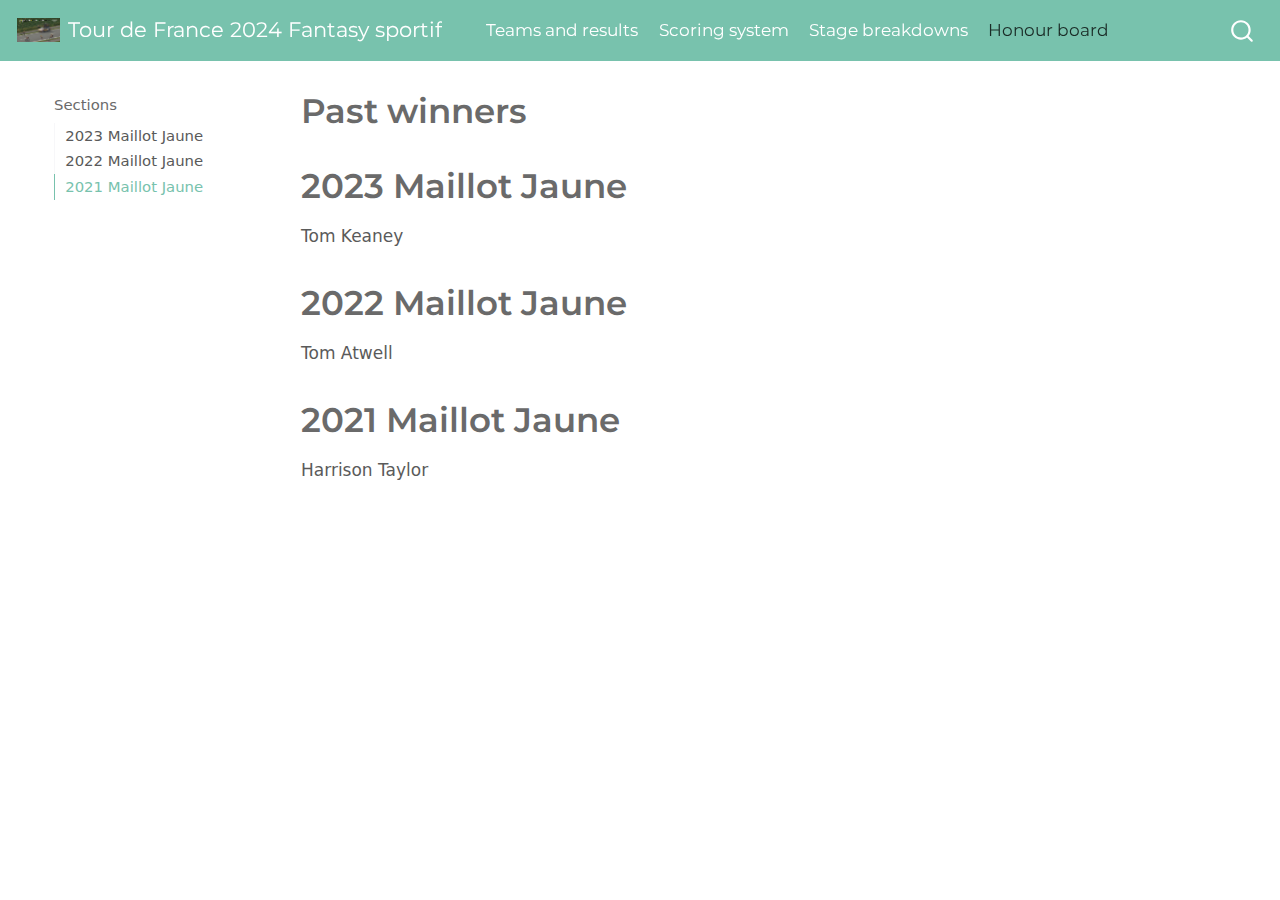
<file: docs/Honour_board.html>
<!DOCTYPE html>
<html xmlns="http://www.w3.org/1999/xhtml" lang="en" xml:lang="en"><head>

<meta charset="utf-8">
<meta name="generator" content="quarto-1.3.353">

<meta name="viewport" content="width=device-width, initial-scale=1.0, user-scalable=yes">


<title>Tour de France 2024 Fantasy sportif - Past winners</title>
<style>
code{white-space: pre-wrap;}
span.smallcaps{font-variant: small-caps;}
div.columns{display: flex; gap: min(4vw, 1.5em);}
div.column{flex: auto; overflow-x: auto;}
div.hanging-indent{margin-left: 1.5em; text-indent: -1.5em;}
ul.task-list{list-style: none;}
ul.task-list li input[type="checkbox"] {
  width: 0.8em;
  margin: 0 0.8em 0.2em -1em; /* quarto-specific, see https://github.com/quarto-dev/quarto-cli/issues/4556 */ 
  vertical-align: middle;
}
</style>


<script src="site_libs/quarto-nav/quarto-nav.js"></script>
<script src="site_libs/quarto-nav/headroom.min.js"></script>
<script src="site_libs/clipboard/clipboard.min.js"></script>
<script src="site_libs/quarto-search/autocomplete.umd.js"></script>
<script src="site_libs/quarto-search/fuse.min.js"></script>
<script src="site_libs/quarto-search/quarto-search.js"></script>
<meta name="quarto:offset" content="./">
<script src="site_libs/quarto-html/quarto.js"></script>
<script src="site_libs/quarto-html/popper.min.js"></script>
<script src="site_libs/quarto-html/tippy.umd.min.js"></script>
<script src="site_libs/quarto-html/anchor.min.js"></script>
<link href="site_libs/quarto-html/tippy.css" rel="stylesheet">
<link href="site_libs/quarto-html/quarto-syntax-highlighting.css" rel="stylesheet" id="quarto-text-highlighting-styles">
<script src="site_libs/bootstrap/bootstrap.min.js"></script>
<link href="site_libs/bootstrap/bootstrap-icons.css" rel="stylesheet">
<link href="site_libs/bootstrap/bootstrap.min.css" rel="stylesheet" id="quarto-bootstrap" data-mode="light">
<script id="quarto-search-options" type="application/json">{
  "location": "navbar",
  "copy-button": false,
  "collapse-after": 3,
  "panel-placement": "end",
  "type": "overlay",
  "limit": 20,
  "language": {
    "search-no-results-text": "No results",
    "search-matching-documents-text": "matching documents",
    "search-copy-link-title": "Copy link to search",
    "search-hide-matches-text": "Hide additional matches",
    "search-more-match-text": "more match in this document",
    "search-more-matches-text": "more matches in this document",
    "search-clear-button-title": "Clear",
    "search-detached-cancel-button-title": "Cancel",
    "search-submit-button-title": "Submit"
  }
}</script>
<style>html{ scroll-behavior: smooth; }</style>


</head>

<body class="floating nav-fixed">

<div id="quarto-search-results"></div>
  <header id="quarto-header" class="headroom fixed-top">
    <nav class="navbar navbar-expand-lg navbar-dark ">
      <div class="navbar-container container-fluid">
      <div class="navbar-brand-container">
    <a href="./index.html" class="navbar-brand navbar-brand-logo">
    <img src="./profiles/jumbo_chaos.jpg" alt="" class="navbar-logo">
    </a>
    <a class="navbar-brand" href="./index.html">
    <span class="navbar-title">Tour de France 2024 Fantasy sportif</span>
    </a>
  </div>
            <div id="quarto-search" class="" title="Search"></div>
          <button class="navbar-toggler" type="button" data-bs-toggle="collapse" data-bs-target="#navbarCollapse" aria-controls="navbarCollapse" aria-expanded="false" aria-label="Toggle navigation" onclick="if (window.quartoToggleHeadroom) { window.quartoToggleHeadroom(); }">
  <span class="navbar-toggler-icon"></span>
</button>
          <div class="collapse navbar-collapse" id="navbarCollapse">
            <ul class="navbar-nav navbar-nav-scroll me-auto">
  <li class="nav-item">
    <a class="nav-link" href="./Standings.html" rel="" target="">
 <span class="menu-text">Teams and results</span></a>
  </li>  
  <li class="nav-item">
    <a class="nav-link" href="./Scoring.html" rel="" target="">
 <span class="menu-text">Scoring system</span></a>
  </li>  
  <li class="nav-item">
    <a class="nav-link" href="./Stages.html" rel="" target="">
 <span class="menu-text">Stage breakdowns</span></a>
  </li>  
  <li class="nav-item">
    <a class="nav-link active" href="./Honour_board.html" rel="" target="" aria-current="page">
 <span class="menu-text">Honour board</span></a>
  </li>  
</ul>
            <div class="quarto-navbar-tools ms-auto">
</div>
          </div> <!-- /navcollapse -->
      </div> <!-- /container-fluid -->
    </nav>
</header>
<!-- content -->
<div id="quarto-content" class="quarto-container page-columns page-rows-contents page-layout-article page-navbar">
<!-- sidebar -->
  <nav id="quarto-sidebar" class="sidebar collapse collapse-horizontal sidebar-navigation floating overflow-auto">
    <nav id="TOC" role="doc-toc" class="toc-active">
    <h2 id="toc-title">Sections</h2>
   
  <ul>
  <li><a href="#maillot-jaune" id="toc-maillot-jaune" class="nav-link active" data-scroll-target="#maillot-jaune">2023 Maillot Jaune</a></li>
  <li><a href="#maillot-jaune-1" id="toc-maillot-jaune-1" class="nav-link" data-scroll-target="#maillot-jaune-1">2022 Maillot Jaune</a></li>
  <li><a href="#maillot-jaune-2" id="toc-maillot-jaune-2" class="nav-link" data-scroll-target="#maillot-jaune-2">2021 Maillot Jaune</a></li>
  </ul>
</nav>
</nav>
<div id="quarto-sidebar-glass" data-bs-toggle="collapse" data-bs-target="#quarto-sidebar,#quarto-sidebar-glass"></div>
<!-- margin-sidebar -->
    <div id="quarto-margin-sidebar" class="sidebar margin-sidebar">
    </div>
<!-- main -->
<main class="content" id="quarto-document-content">

<header id="title-block-header" class="quarto-title-block default">
<div class="quarto-title">
<h1 class="title">Past winners</h1>
</div>



<div class="quarto-title-meta">

    
  
    
  </div>
  

</header>

<section id="maillot-jaune" class="level1">
<h1>2023 Maillot Jaune</h1>
<p>Tom Keaney</p>
</section>
<section id="maillot-jaune-1" class="level1">
<h1>2022 Maillot Jaune</h1>
<p>Tom Atwell</p>
</section>
<section id="maillot-jaune-2" class="level1">
<h1>2021 Maillot Jaune</h1>
<p>Harrison Taylor</p>


</section>

</main> <!-- /main -->
<script id="quarto-html-after-body" type="application/javascript">
window.document.addEventListener("DOMContentLoaded", function (event) {
  const toggleBodyColorMode = (bsSheetEl) => {
    const mode = bsSheetEl.getAttribute("data-mode");
    const bodyEl = window.document.querySelector("body");
    if (mode === "dark") {
      bodyEl.classList.add("quarto-dark");
      bodyEl.classList.remove("quarto-light");
    } else {
      bodyEl.classList.add("quarto-light");
      bodyEl.classList.remove("quarto-dark");
    }
  }
  const toggleBodyColorPrimary = () => {
    const bsSheetEl = window.document.querySelector("link#quarto-bootstrap");
    if (bsSheetEl) {
      toggleBodyColorMode(bsSheetEl);
    }
  }
  toggleBodyColorPrimary();  
  const icon = "";
  const anchorJS = new window.AnchorJS();
  anchorJS.options = {
    placement: 'right',
    icon: icon
  };
  anchorJS.add('.anchored');
  const isCodeAnnotation = (el) => {
    for (const clz of el.classList) {
      if (clz.startsWith('code-annotation-')) {                     
        return true;
      }
    }
    return false;
  }
  const clipboard = new window.ClipboardJS('.code-copy-button', {
    text: function(trigger) {
      const codeEl = trigger.previousElementSibling.cloneNode(true);
      for (const childEl of codeEl.children) {
        if (isCodeAnnotation(childEl)) {
          childEl.remove();
        }
      }
      return codeEl.innerText;
    }
  });
  clipboard.on('success', function(e) {
    // button target
    const button = e.trigger;
    // don't keep focus
    button.blur();
    // flash "checked"
    button.classList.add('code-copy-button-checked');
    var currentTitle = button.getAttribute("title");
    button.setAttribute("title", "Copied!");
    let tooltip;
    if (window.bootstrap) {
      button.setAttribute("data-bs-toggle", "tooltip");
      button.setAttribute("data-bs-placement", "left");
      button.setAttribute("data-bs-title", "Copied!");
      tooltip = new bootstrap.Tooltip(button, 
        { trigger: "manual", 
          customClass: "code-copy-button-tooltip",
          offset: [0, -8]});
      tooltip.show();    
    }
    setTimeout(function() {
      if (tooltip) {
        tooltip.hide();
        button.removeAttribute("data-bs-title");
        button.removeAttribute("data-bs-toggle");
        button.removeAttribute("data-bs-placement");
      }
      button.setAttribute("title", currentTitle);
      button.classList.remove('code-copy-button-checked');
    }, 1000);
    // clear code selection
    e.clearSelection();
  });
  function tippyHover(el, contentFn) {
    const config = {
      allowHTML: true,
      content: contentFn,
      maxWidth: 500,
      delay: 100,
      arrow: false,
      appendTo: function(el) {
          return el.parentElement;
      },
      interactive: true,
      interactiveBorder: 10,
      theme: 'quarto',
      placement: 'bottom-start'
    };
    window.tippy(el, config); 
  }
  const noterefs = window.document.querySelectorAll('a[role="doc-noteref"]');
  for (var i=0; i<noterefs.length; i++) {
    const ref = noterefs[i];
    tippyHover(ref, function() {
      // use id or data attribute instead here
      let href = ref.getAttribute('data-footnote-href') || ref.getAttribute('href');
      try { href = new URL(href).hash; } catch {}
      const id = href.replace(/^#\/?/, "");
      const note = window.document.getElementById(id);
      return note.innerHTML;
    });
  }
      let selectedAnnoteEl;
      const selectorForAnnotation = ( cell, annotation) => {
        let cellAttr = 'data-code-cell="' + cell + '"';
        let lineAttr = 'data-code-annotation="' +  annotation + '"';
        const selector = 'span[' + cellAttr + '][' + lineAttr + ']';
        return selector;
      }
      const selectCodeLines = (annoteEl) => {
        const doc = window.document;
        const targetCell = annoteEl.getAttribute("data-target-cell");
        const targetAnnotation = annoteEl.getAttribute("data-target-annotation");
        const annoteSpan = window.document.querySelector(selectorForAnnotation(targetCell, targetAnnotation));
        const lines = annoteSpan.getAttribute("data-code-lines").split(",");
        const lineIds = lines.map((line) => {
          return targetCell + "-" + line;
        })
        let top = null;
        let height = null;
        let parent = null;
        if (lineIds.length > 0) {
            //compute the position of the single el (top and bottom and make a div)
            const el = window.document.getElementById(lineIds[0]);
            top = el.offsetTop;
            height = el.offsetHeight;
            parent = el.parentElement.parentElement;
          if (lineIds.length > 1) {
            const lastEl = window.document.getElementById(lineIds[lineIds.length - 1]);
            const bottom = lastEl.offsetTop + lastEl.offsetHeight;
            height = bottom - top;
          }
          if (top !== null && height !== null && parent !== null) {
            // cook up a div (if necessary) and position it 
            let div = window.document.getElementById("code-annotation-line-highlight");
            if (div === null) {
              div = window.document.createElement("div");
              div.setAttribute("id", "code-annotation-line-highlight");
              div.style.position = 'absolute';
              parent.appendChild(div);
            }
            div.style.top = top - 2 + "px";
            div.style.height = height + 4 + "px";
            let gutterDiv = window.document.getElementById("code-annotation-line-highlight-gutter");
            if (gutterDiv === null) {
              gutterDiv = window.document.createElement("div");
              gutterDiv.setAttribute("id", "code-annotation-line-highlight-gutter");
              gutterDiv.style.position = 'absolute';
              const codeCell = window.document.getElementById(targetCell);
              const gutter = codeCell.querySelector('.code-annotation-gutter');
              gutter.appendChild(gutterDiv);
            }
            gutterDiv.style.top = top - 2 + "px";
            gutterDiv.style.height = height + 4 + "px";
          }
          selectedAnnoteEl = annoteEl;
        }
      };
      const unselectCodeLines = () => {
        const elementsIds = ["code-annotation-line-highlight", "code-annotation-line-highlight-gutter"];
        elementsIds.forEach((elId) => {
          const div = window.document.getElementById(elId);
          if (div) {
            div.remove();
          }
        });
        selectedAnnoteEl = undefined;
      };
      // Attach click handler to the DT
      const annoteDls = window.document.querySelectorAll('dt[data-target-cell]');
      for (const annoteDlNode of annoteDls) {
        annoteDlNode.addEventListener('click', (event) => {
          const clickedEl = event.target;
          if (clickedEl !== selectedAnnoteEl) {
            unselectCodeLines();
            const activeEl = window.document.querySelector('dt[data-target-cell].code-annotation-active');
            if (activeEl) {
              activeEl.classList.remove('code-annotation-active');
            }
            selectCodeLines(clickedEl);
            clickedEl.classList.add('code-annotation-active');
          } else {
            // Unselect the line
            unselectCodeLines();
            clickedEl.classList.remove('code-annotation-active');
          }
        });
      }
  const findCites = (el) => {
    const parentEl = el.parentElement;
    if (parentEl) {
      const cites = parentEl.dataset.cites;
      if (cites) {
        return {
          el,
          cites: cites.split(' ')
        };
      } else {
        return findCites(el.parentElement)
      }
    } else {
      return undefined;
    }
  };
  var bibliorefs = window.document.querySelectorAll('a[role="doc-biblioref"]');
  for (var i=0; i<bibliorefs.length; i++) {
    const ref = bibliorefs[i];
    const citeInfo = findCites(ref);
    if (citeInfo) {
      tippyHover(citeInfo.el, function() {
        var popup = window.document.createElement('div');
        citeInfo.cites.forEach(function(cite) {
          var citeDiv = window.document.createElement('div');
          citeDiv.classList.add('hanging-indent');
          citeDiv.classList.add('csl-entry');
          var biblioDiv = window.document.getElementById('ref-' + cite);
          if (biblioDiv) {
            citeDiv.innerHTML = biblioDiv.innerHTML;
          }
          popup.appendChild(citeDiv);
        });
        return popup.innerHTML;
      });
    }
  }
});
</script>
</div> <!-- /content -->



<script src="site_libs/quarto-html/zenscroll-min.js"></script>
</body></html>
</file>
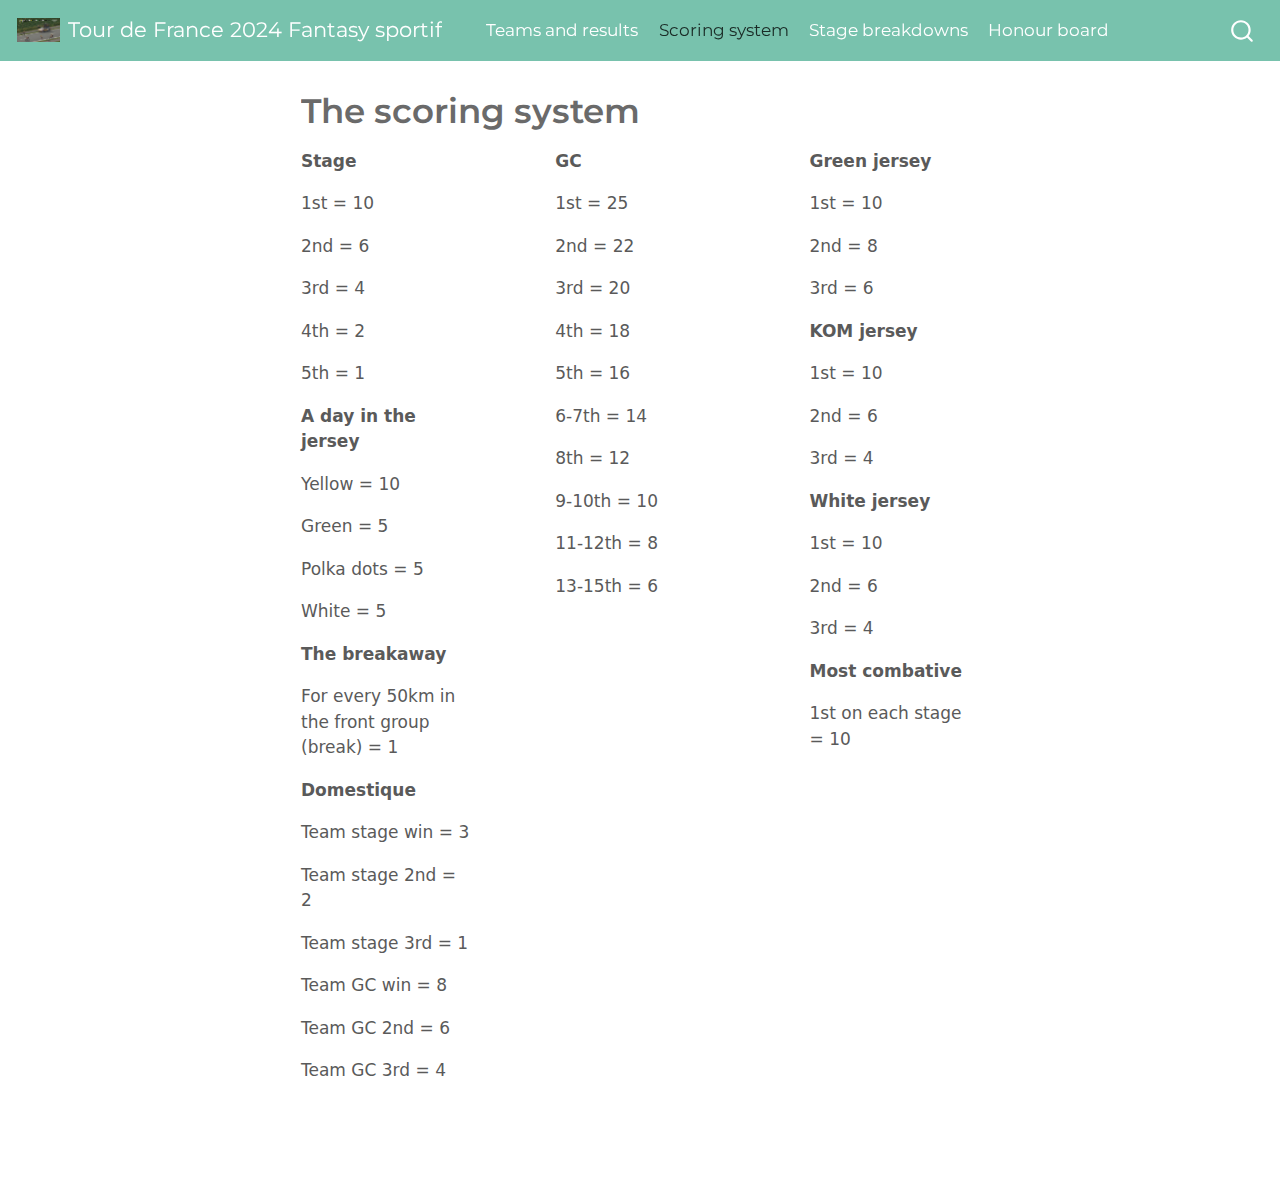
<file: docs/Scoring.html>
<!DOCTYPE html>
<html xmlns="http://www.w3.org/1999/xhtml" lang="en" xml:lang="en"><head>

<meta charset="utf-8">
<meta name="generator" content="quarto-1.3.353">

<meta name="viewport" content="width=device-width, initial-scale=1.0, user-scalable=yes">


<title>Tour de France 2024 Fantasy sportif - The scoring system</title>
<style>
code{white-space: pre-wrap;}
span.smallcaps{font-variant: small-caps;}
div.columns{display: flex; gap: min(4vw, 1.5em);}
div.column{flex: auto; overflow-x: auto;}
div.hanging-indent{margin-left: 1.5em; text-indent: -1.5em;}
ul.task-list{list-style: none;}
ul.task-list li input[type="checkbox"] {
  width: 0.8em;
  margin: 0 0.8em 0.2em -1em; /* quarto-specific, see https://github.com/quarto-dev/quarto-cli/issues/4556 */ 
  vertical-align: middle;
}
</style>


<script src="site_libs/quarto-nav/quarto-nav.js"></script>
<script src="site_libs/quarto-nav/headroom.min.js"></script>
<script src="site_libs/clipboard/clipboard.min.js"></script>
<script src="site_libs/quarto-search/autocomplete.umd.js"></script>
<script src="site_libs/quarto-search/fuse.min.js"></script>
<script src="site_libs/quarto-search/quarto-search.js"></script>
<meta name="quarto:offset" content="./">
<script src="site_libs/quarto-html/quarto.js"></script>
<script src="site_libs/quarto-html/popper.min.js"></script>
<script src="site_libs/quarto-html/tippy.umd.min.js"></script>
<script src="site_libs/quarto-html/anchor.min.js"></script>
<link href="site_libs/quarto-html/tippy.css" rel="stylesheet">
<link href="site_libs/quarto-html/quarto-syntax-highlighting.css" rel="stylesheet" id="quarto-text-highlighting-styles">
<script src="site_libs/bootstrap/bootstrap.min.js"></script>
<link href="site_libs/bootstrap/bootstrap-icons.css" rel="stylesheet">
<link href="site_libs/bootstrap/bootstrap.min.css" rel="stylesheet" id="quarto-bootstrap" data-mode="light">
<script id="quarto-search-options" type="application/json">{
  "location": "navbar",
  "copy-button": false,
  "collapse-after": 3,
  "panel-placement": "end",
  "type": "overlay",
  "limit": 20,
  "language": {
    "search-no-results-text": "No results",
    "search-matching-documents-text": "matching documents",
    "search-copy-link-title": "Copy link to search",
    "search-hide-matches-text": "Hide additional matches",
    "search-more-match-text": "more match in this document",
    "search-more-matches-text": "more matches in this document",
    "search-clear-button-title": "Clear",
    "search-detached-cancel-button-title": "Cancel",
    "search-submit-button-title": "Submit"
  }
}</script>
<style>html{ scroll-behavior: smooth; }</style>


</head>

<body class="floating nav-fixed">

<div id="quarto-search-results"></div>
  <header id="quarto-header" class="headroom fixed-top">
    <nav class="navbar navbar-expand-lg navbar-dark ">
      <div class="navbar-container container-fluid">
      <div class="navbar-brand-container">
    <a href="./index.html" class="navbar-brand navbar-brand-logo">
    <img src="./profiles/jumbo_chaos.jpg" alt="" class="navbar-logo">
    </a>
    <a class="navbar-brand" href="./index.html">
    <span class="navbar-title">Tour de France 2024 Fantasy sportif</span>
    </a>
  </div>
            <div id="quarto-search" class="" title="Search"></div>
          <button class="navbar-toggler" type="button" data-bs-toggle="collapse" data-bs-target="#navbarCollapse" aria-controls="navbarCollapse" aria-expanded="false" aria-label="Toggle navigation" onclick="if (window.quartoToggleHeadroom) { window.quartoToggleHeadroom(); }">
  <span class="navbar-toggler-icon"></span>
</button>
          <div class="collapse navbar-collapse" id="navbarCollapse">
            <ul class="navbar-nav navbar-nav-scroll me-auto">
  <li class="nav-item">
    <a class="nav-link" href="./Standings.html" rel="" target="">
 <span class="menu-text">Teams and results</span></a>
  </li>  
  <li class="nav-item">
    <a class="nav-link active" href="./Scoring.html" rel="" target="" aria-current="page">
 <span class="menu-text">Scoring system</span></a>
  </li>  
  <li class="nav-item">
    <a class="nav-link" href="./Stages.html" rel="" target="">
 <span class="menu-text">Stage breakdowns</span></a>
  </li>  
  <li class="nav-item">
    <a class="nav-link" href="./Honour_board.html" rel="" target="">
 <span class="menu-text">Honour board</span></a>
  </li>  
</ul>
            <div class="quarto-navbar-tools ms-auto">
</div>
          </div> <!-- /navcollapse -->
      </div> <!-- /container-fluid -->
    </nav>
</header>
<!-- content -->
<div id="quarto-content" class="quarto-container page-columns page-rows-contents page-layout-article page-navbar">
<!-- sidebar -->
  <nav id="quarto-sidebar" class="sidebar collapse collapse-horizontal sidebar-navigation floating overflow-auto">
    
</nav>
<div id="quarto-sidebar-glass" data-bs-toggle="collapse" data-bs-target="#quarto-sidebar,#quarto-sidebar-glass"></div>
<!-- margin-sidebar -->
    <div id="quarto-margin-sidebar" class="sidebar margin-sidebar">
    </div>
<!-- main -->
<main class="content" id="quarto-document-content">

<header id="title-block-header" class="quarto-title-block default">
<div class="quarto-title">
<h1 class="title">The scoring system</h1>
</div>



<div class="quarto-title-meta">

    
  
    
  </div>
  

</header>

<div class="columns">
<div class="column" style="width:25%;">
<p><strong>Stage</strong></p>
<p>1st = 10</p>
<p>2nd = 6</p>
<p>3rd = 4</p>
<p>4th = 2</p>
<p>5th = 1</p>
<p><strong>A day in the jersey</strong></p>
<p>Yellow = 10</p>
<p>Green = 5</p>
<p>Polka dots = 5</p>
<p>White = 5</p>
<p><strong>The breakaway</strong></p>
<p>For every 50km in the front group (break) = 1</p>
<p><strong>Domestique</strong></p>
<p>Team stage win = 3</p>
<p>Team stage 2nd = 2</p>
<p>Team stage 3rd = 1</p>
<p>Team GC win = 8</p>
<p>Team GC 2nd = 6</p>
<p>Team GC 3rd = 4</p>
</div><div class="column" style="width:12.5%;">
<!-- empty column to create gap -->
</div><div class="column" style="width:25%;">
<p><strong>GC</strong></p>
<p>1st = 25</p>
<p>2nd = 22</p>
<p>3rd = 20</p>
<p>4th = 18</p>
<p>5th = 16</p>
<p>6-7th = 14</p>
<p>8th = 12</p>
<p>9-10th = 10</p>
<p>11-12th = 8</p>
<p>13-15th = 6</p>
</div><div class="column" style="width:12.5%;">
<!-- empty column to create gap -->
</div><div class="column" style="width:25%;">
<p><strong>Green jersey</strong></p>
<p>1st = 10</p>
<p>2nd = 8</p>
<p>3rd = 6</p>
<p><strong>KOM jersey</strong></p>
<p>1st = 10</p>
<p>2nd = 6</p>
<p>3rd = 4</p>
<p><strong>White jersey</strong></p>
<p>1st = 10</p>
<p>2nd = 6</p>
<p>3rd = 4</p>
<p><strong>Most combative</strong></p>
<p>1st on each stage = 10</p>
</div>
</div>



</main> <!-- /main -->
<script id="quarto-html-after-body" type="application/javascript">
window.document.addEventListener("DOMContentLoaded", function (event) {
  const toggleBodyColorMode = (bsSheetEl) => {
    const mode = bsSheetEl.getAttribute("data-mode");
    const bodyEl = window.document.querySelector("body");
    if (mode === "dark") {
      bodyEl.classList.add("quarto-dark");
      bodyEl.classList.remove("quarto-light");
    } else {
      bodyEl.classList.add("quarto-light");
      bodyEl.classList.remove("quarto-dark");
    }
  }
  const toggleBodyColorPrimary = () => {
    const bsSheetEl = window.document.querySelector("link#quarto-bootstrap");
    if (bsSheetEl) {
      toggleBodyColorMode(bsSheetEl);
    }
  }
  toggleBodyColorPrimary();  
  const icon = "";
  const anchorJS = new window.AnchorJS();
  anchorJS.options = {
    placement: 'right',
    icon: icon
  };
  anchorJS.add('.anchored');
  const isCodeAnnotation = (el) => {
    for (const clz of el.classList) {
      if (clz.startsWith('code-annotation-')) {                     
        return true;
      }
    }
    return false;
  }
  const clipboard = new window.ClipboardJS('.code-copy-button', {
    text: function(trigger) {
      const codeEl = trigger.previousElementSibling.cloneNode(true);
      for (const childEl of codeEl.children) {
        if (isCodeAnnotation(childEl)) {
          childEl.remove();
        }
      }
      return codeEl.innerText;
    }
  });
  clipboard.on('success', function(e) {
    // button target
    const button = e.trigger;
    // don't keep focus
    button.blur();
    // flash "checked"
    button.classList.add('code-copy-button-checked');
    var currentTitle = button.getAttribute("title");
    button.setAttribute("title", "Copied!");
    let tooltip;
    if (window.bootstrap) {
      button.setAttribute("data-bs-toggle", "tooltip");
      button.setAttribute("data-bs-placement", "left");
      button.setAttribute("data-bs-title", "Copied!");
      tooltip = new bootstrap.Tooltip(button, 
        { trigger: "manual", 
          customClass: "code-copy-button-tooltip",
          offset: [0, -8]});
      tooltip.show();    
    }
    setTimeout(function() {
      if (tooltip) {
        tooltip.hide();
        button.removeAttribute("data-bs-title");
        button.removeAttribute("data-bs-toggle");
        button.removeAttribute("data-bs-placement");
      }
      button.setAttribute("title", currentTitle);
      button.classList.remove('code-copy-button-checked');
    }, 1000);
    // clear code selection
    e.clearSelection();
  });
  function tippyHover(el, contentFn) {
    const config = {
      allowHTML: true,
      content: contentFn,
      maxWidth: 500,
      delay: 100,
      arrow: false,
      appendTo: function(el) {
          return el.parentElement;
      },
      interactive: true,
      interactiveBorder: 10,
      theme: 'quarto',
      placement: 'bottom-start'
    };
    window.tippy(el, config); 
  }
  const noterefs = window.document.querySelectorAll('a[role="doc-noteref"]');
  for (var i=0; i<noterefs.length; i++) {
    const ref = noterefs[i];
    tippyHover(ref, function() {
      // use id or data attribute instead here
      let href = ref.getAttribute('data-footnote-href') || ref.getAttribute('href');
      try { href = new URL(href).hash; } catch {}
      const id = href.replace(/^#\/?/, "");
      const note = window.document.getElementById(id);
      return note.innerHTML;
    });
  }
      let selectedAnnoteEl;
      const selectorForAnnotation = ( cell, annotation) => {
        let cellAttr = 'data-code-cell="' + cell + '"';
        let lineAttr = 'data-code-annotation="' +  annotation + '"';
        const selector = 'span[' + cellAttr + '][' + lineAttr + ']';
        return selector;
      }
      const selectCodeLines = (annoteEl) => {
        const doc = window.document;
        const targetCell = annoteEl.getAttribute("data-target-cell");
        const targetAnnotation = annoteEl.getAttribute("data-target-annotation");
        const annoteSpan = window.document.querySelector(selectorForAnnotation(targetCell, targetAnnotation));
        const lines = annoteSpan.getAttribute("data-code-lines").split(",");
        const lineIds = lines.map((line) => {
          return targetCell + "-" + line;
        })
        let top = null;
        let height = null;
        let parent = null;
        if (lineIds.length > 0) {
            //compute the position of the single el (top and bottom and make a div)
            const el = window.document.getElementById(lineIds[0]);
            top = el.offsetTop;
            height = el.offsetHeight;
            parent = el.parentElement.parentElement;
          if (lineIds.length > 1) {
            const lastEl = window.document.getElementById(lineIds[lineIds.length - 1]);
            const bottom = lastEl.offsetTop + lastEl.offsetHeight;
            height = bottom - top;
          }
          if (top !== null && height !== null && parent !== null) {
            // cook up a div (if necessary) and position it 
            let div = window.document.getElementById("code-annotation-line-highlight");
            if (div === null) {
              div = window.document.createElement("div");
              div.setAttribute("id", "code-annotation-line-highlight");
              div.style.position = 'absolute';
              parent.appendChild(div);
            }
            div.style.top = top - 2 + "px";
            div.style.height = height + 4 + "px";
            let gutterDiv = window.document.getElementById("code-annotation-line-highlight-gutter");
            if (gutterDiv === null) {
              gutterDiv = window.document.createElement("div");
              gutterDiv.setAttribute("id", "code-annotation-line-highlight-gutter");
              gutterDiv.style.position = 'absolute';
              const codeCell = window.document.getElementById(targetCell);
              const gutter = codeCell.querySelector('.code-annotation-gutter');
              gutter.appendChild(gutterDiv);
            }
            gutterDiv.style.top = top - 2 + "px";
            gutterDiv.style.height = height + 4 + "px";
          }
          selectedAnnoteEl = annoteEl;
        }
      };
      const unselectCodeLines = () => {
        const elementsIds = ["code-annotation-line-highlight", "code-annotation-line-highlight-gutter"];
        elementsIds.forEach((elId) => {
          const div = window.document.getElementById(elId);
          if (div) {
            div.remove();
          }
        });
        selectedAnnoteEl = undefined;
      };
      // Attach click handler to the DT
      const annoteDls = window.document.querySelectorAll('dt[data-target-cell]');
      for (const annoteDlNode of annoteDls) {
        annoteDlNode.addEventListener('click', (event) => {
          const clickedEl = event.target;
          if (clickedEl !== selectedAnnoteEl) {
            unselectCodeLines();
            const activeEl = window.document.querySelector('dt[data-target-cell].code-annotation-active');
            if (activeEl) {
              activeEl.classList.remove('code-annotation-active');
            }
            selectCodeLines(clickedEl);
            clickedEl.classList.add('code-annotation-active');
          } else {
            // Unselect the line
            unselectCodeLines();
            clickedEl.classList.remove('code-annotation-active');
          }
        });
      }
  const findCites = (el) => {
    const parentEl = el.parentElement;
    if (parentEl) {
      const cites = parentEl.dataset.cites;
      if (cites) {
        return {
          el,
          cites: cites.split(' ')
        };
      } else {
        return findCites(el.parentElement)
      }
    } else {
      return undefined;
    }
  };
  var bibliorefs = window.document.querySelectorAll('a[role="doc-biblioref"]');
  for (var i=0; i<bibliorefs.length; i++) {
    const ref = bibliorefs[i];
    const citeInfo = findCites(ref);
    if (citeInfo) {
      tippyHover(citeInfo.el, function() {
        var popup = window.document.createElement('div');
        citeInfo.cites.forEach(function(cite) {
          var citeDiv = window.document.createElement('div');
          citeDiv.classList.add('hanging-indent');
          citeDiv.classList.add('csl-entry');
          var biblioDiv = window.document.getElementById('ref-' + cite);
          if (biblioDiv) {
            citeDiv.innerHTML = biblioDiv.innerHTML;
          }
          popup.appendChild(citeDiv);
        });
        return popup.innerHTML;
      });
    }
  }
});
</script>
</div> <!-- /content -->



<script src="site_libs/quarto-html/zenscroll-min.js"></script>
</body></html>
</file>
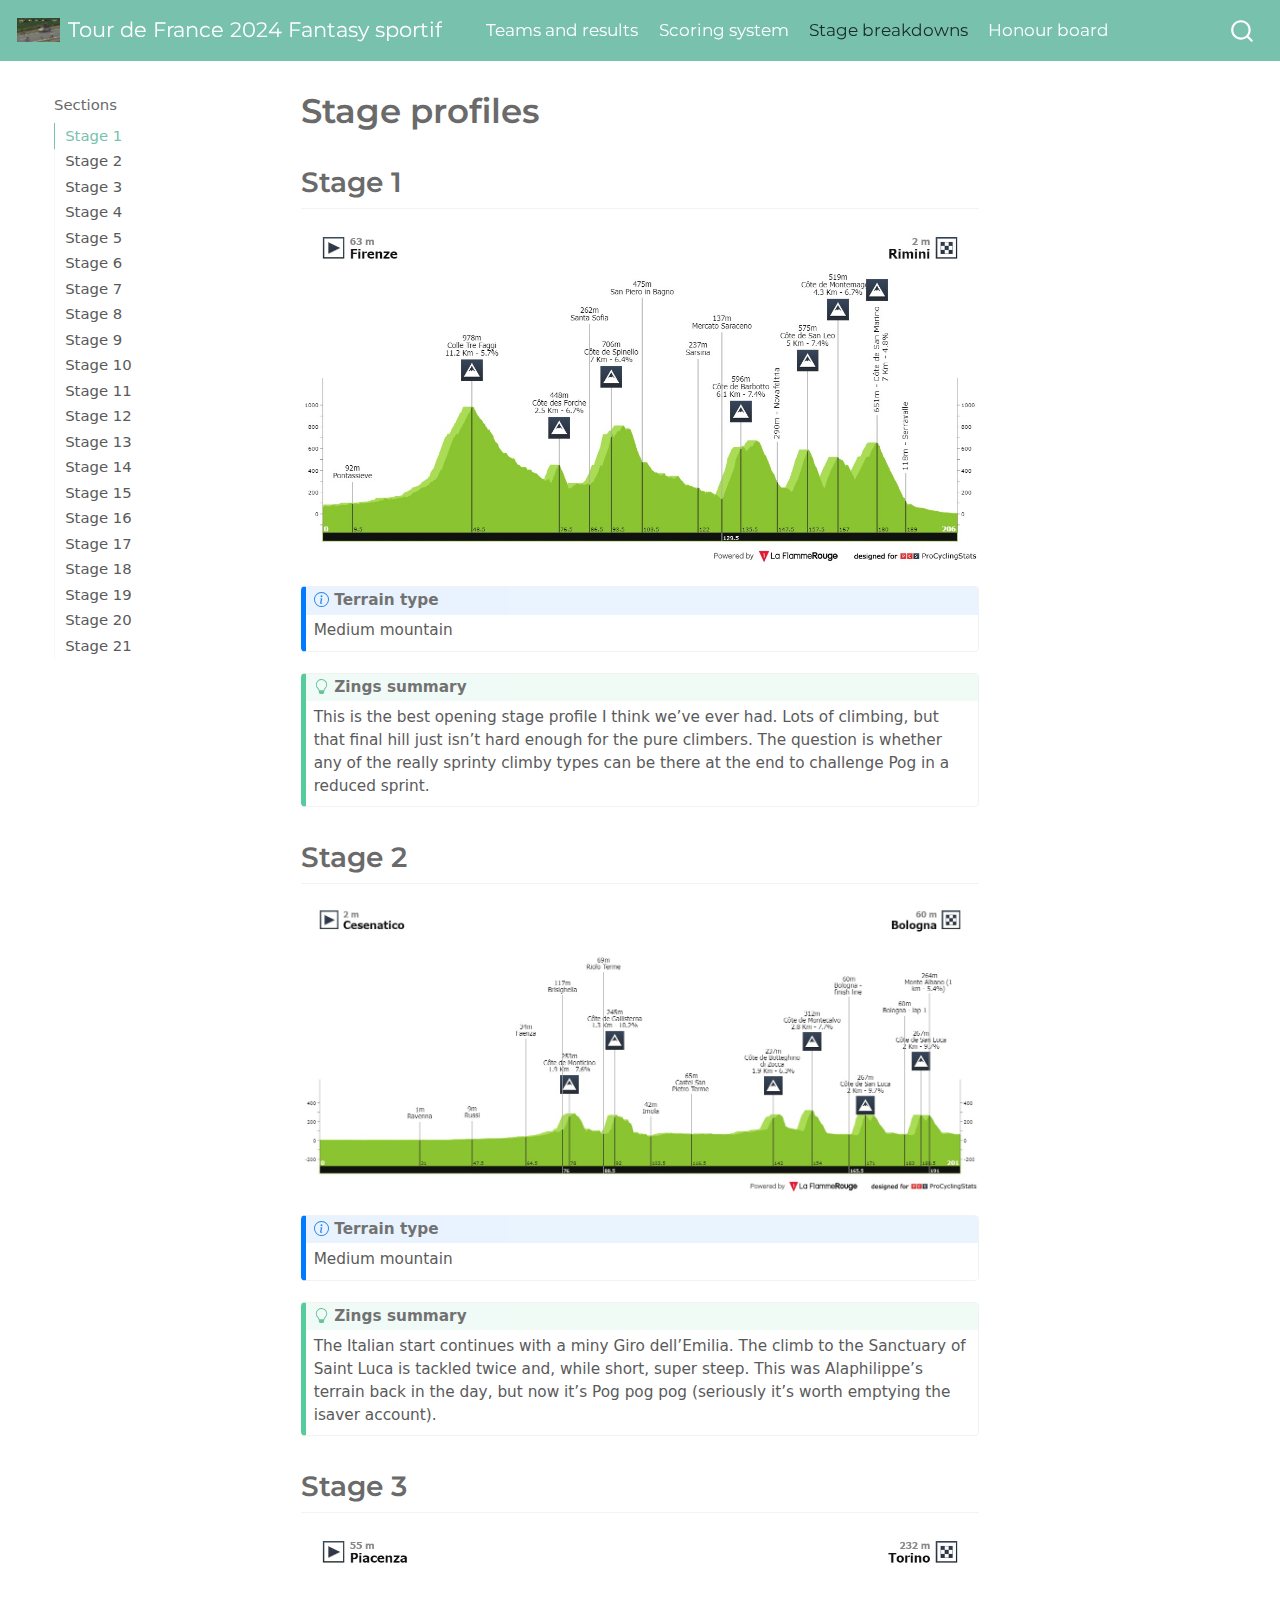
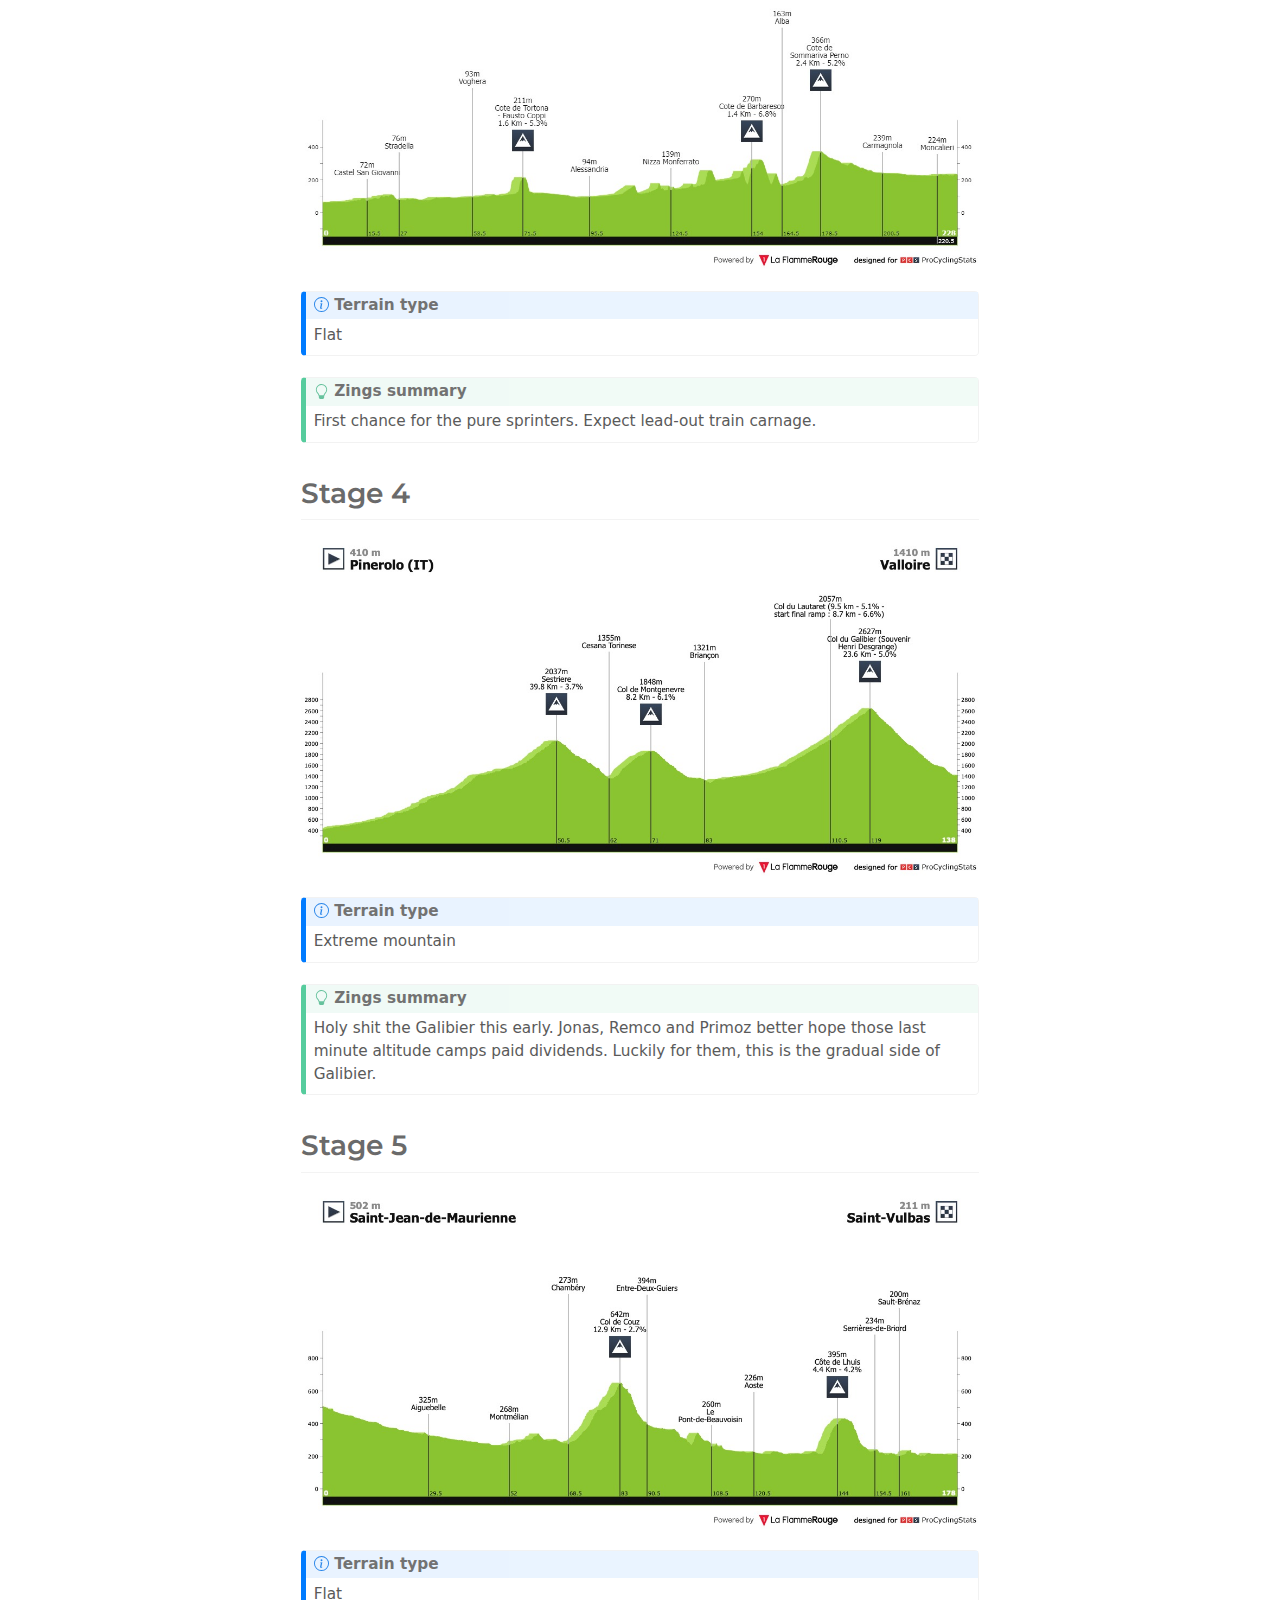
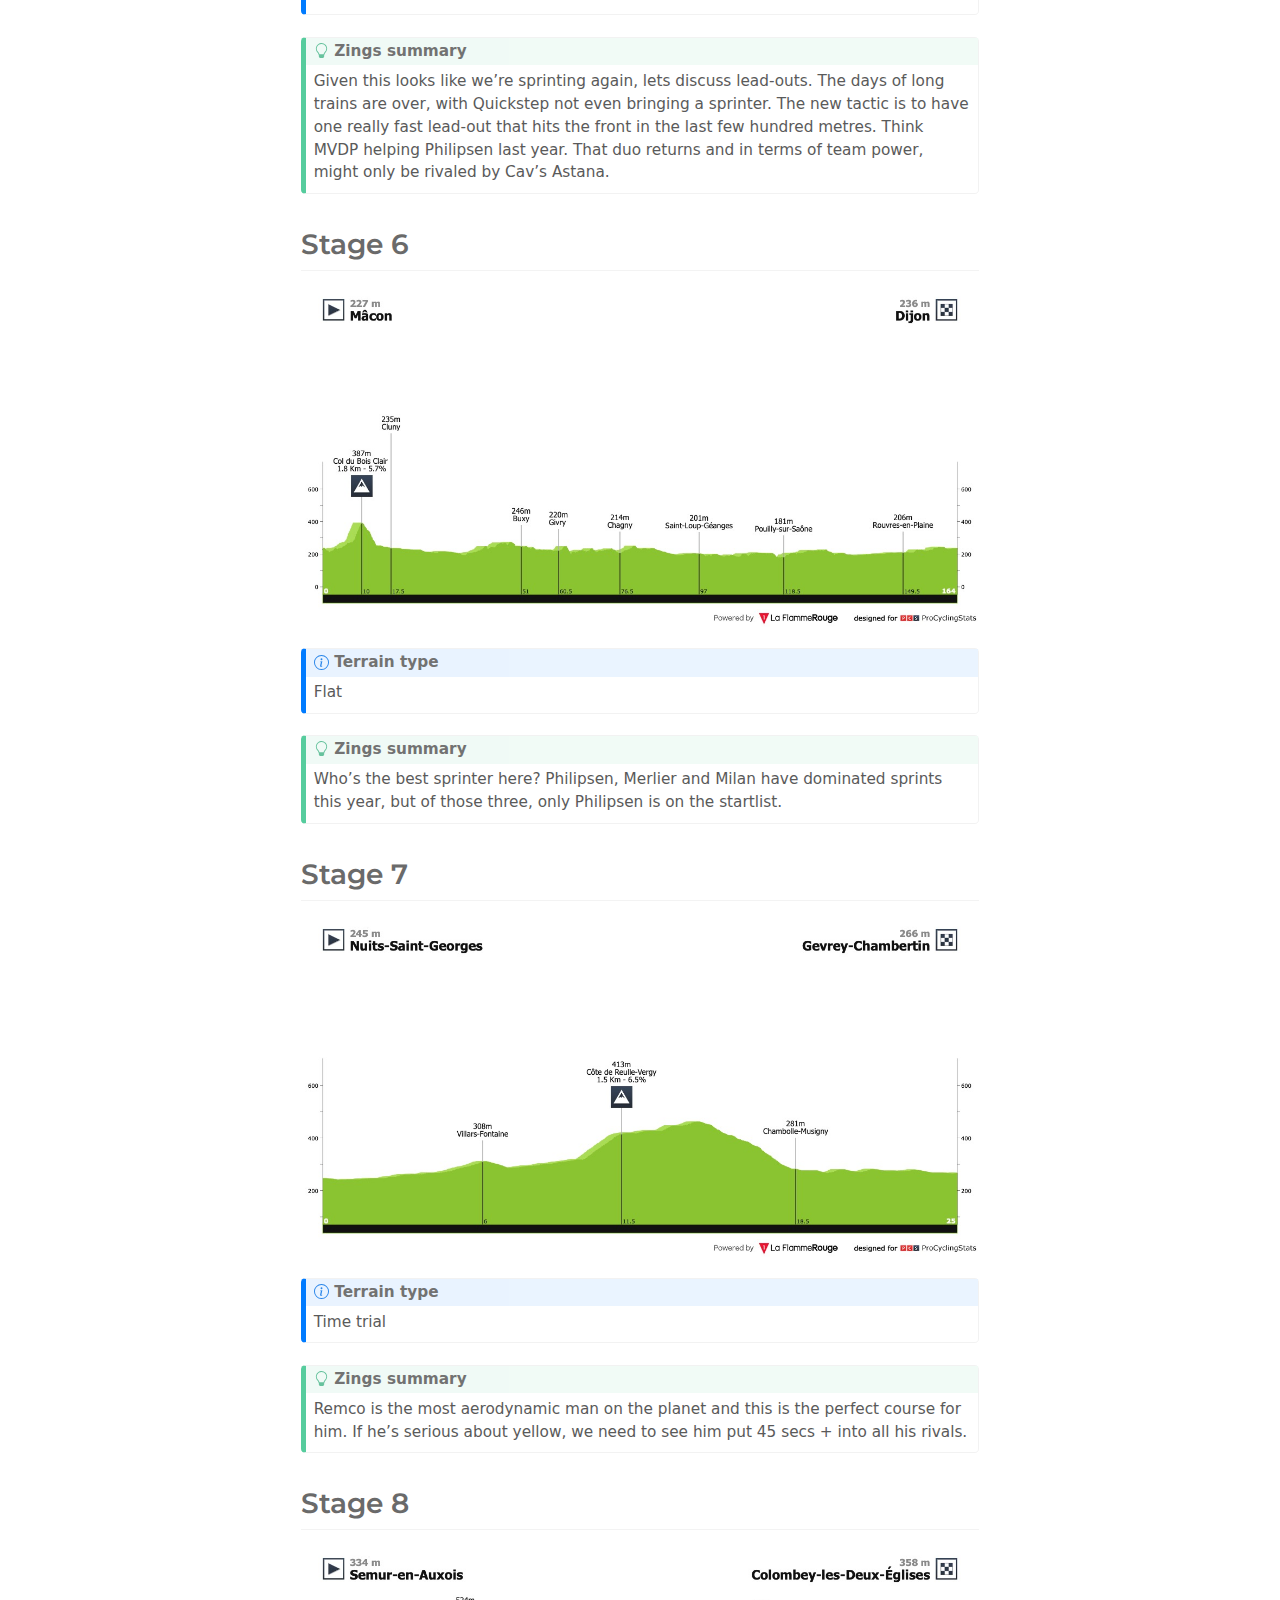
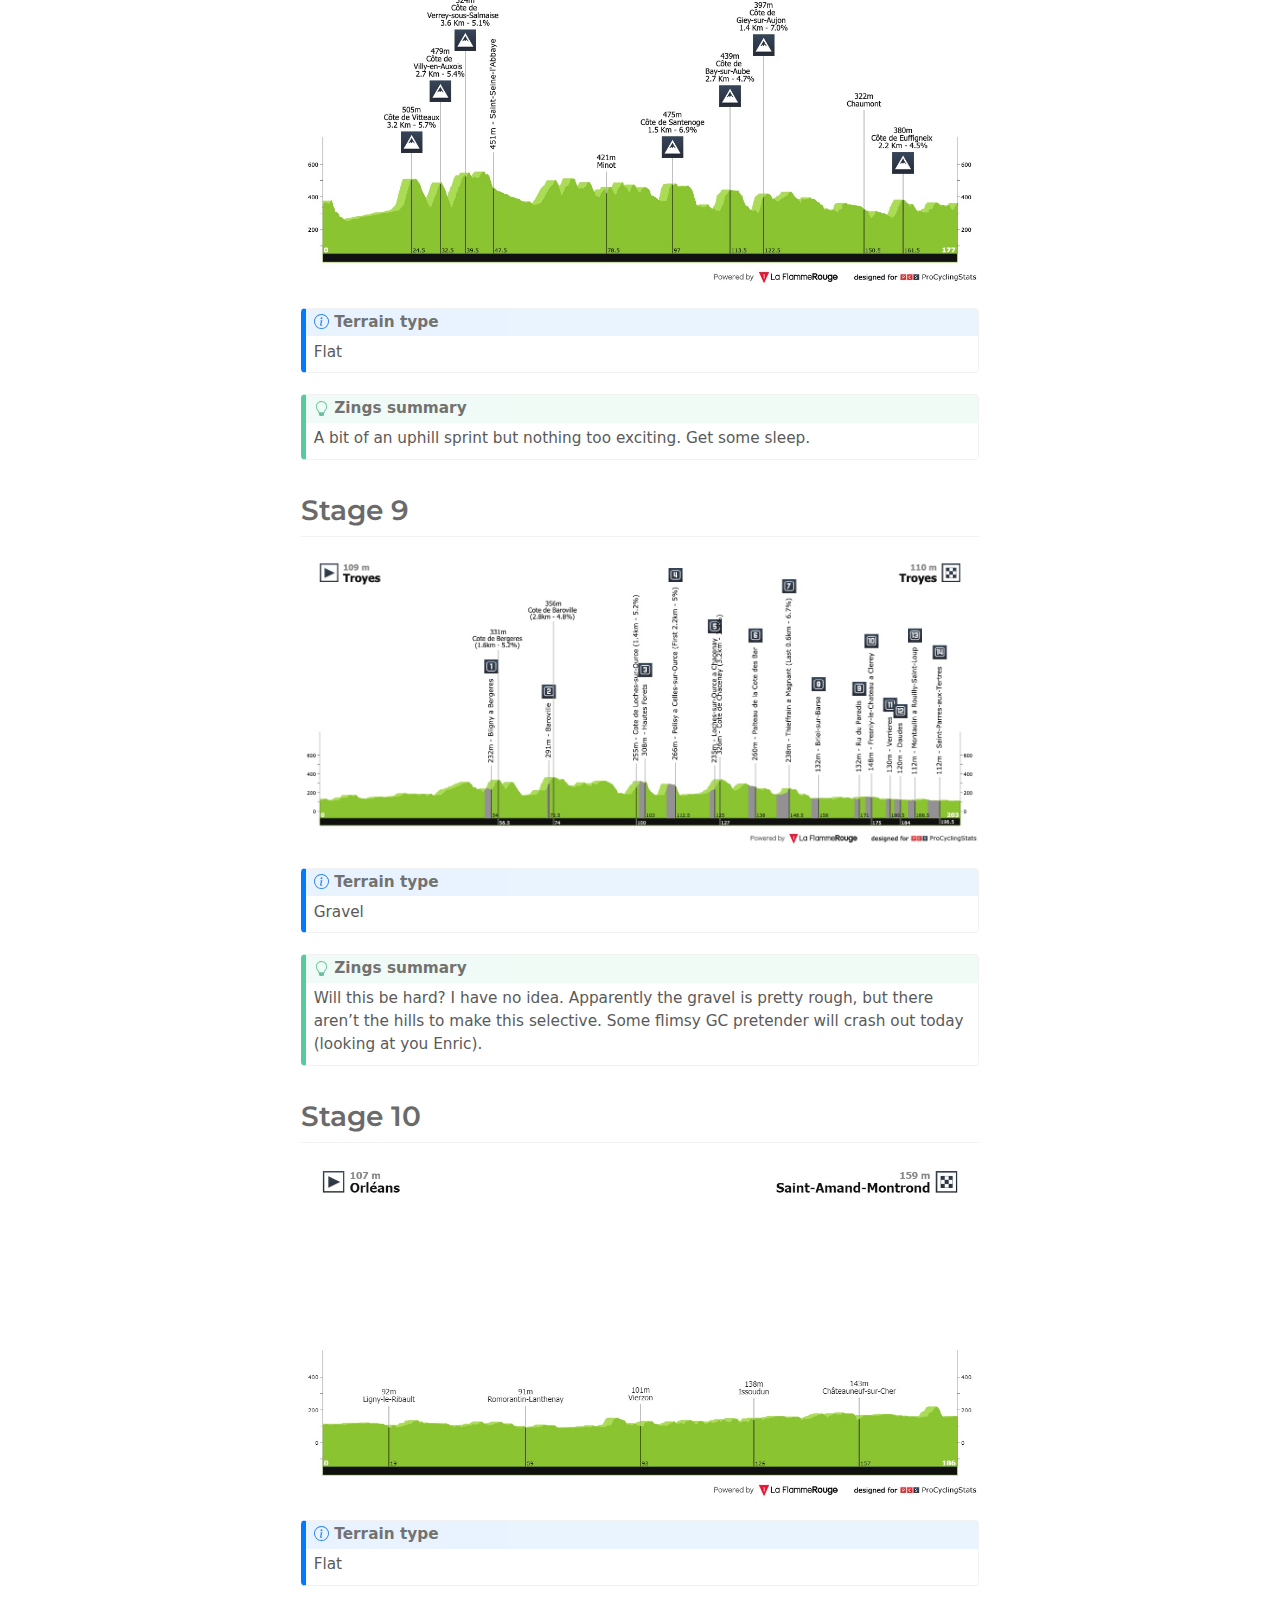
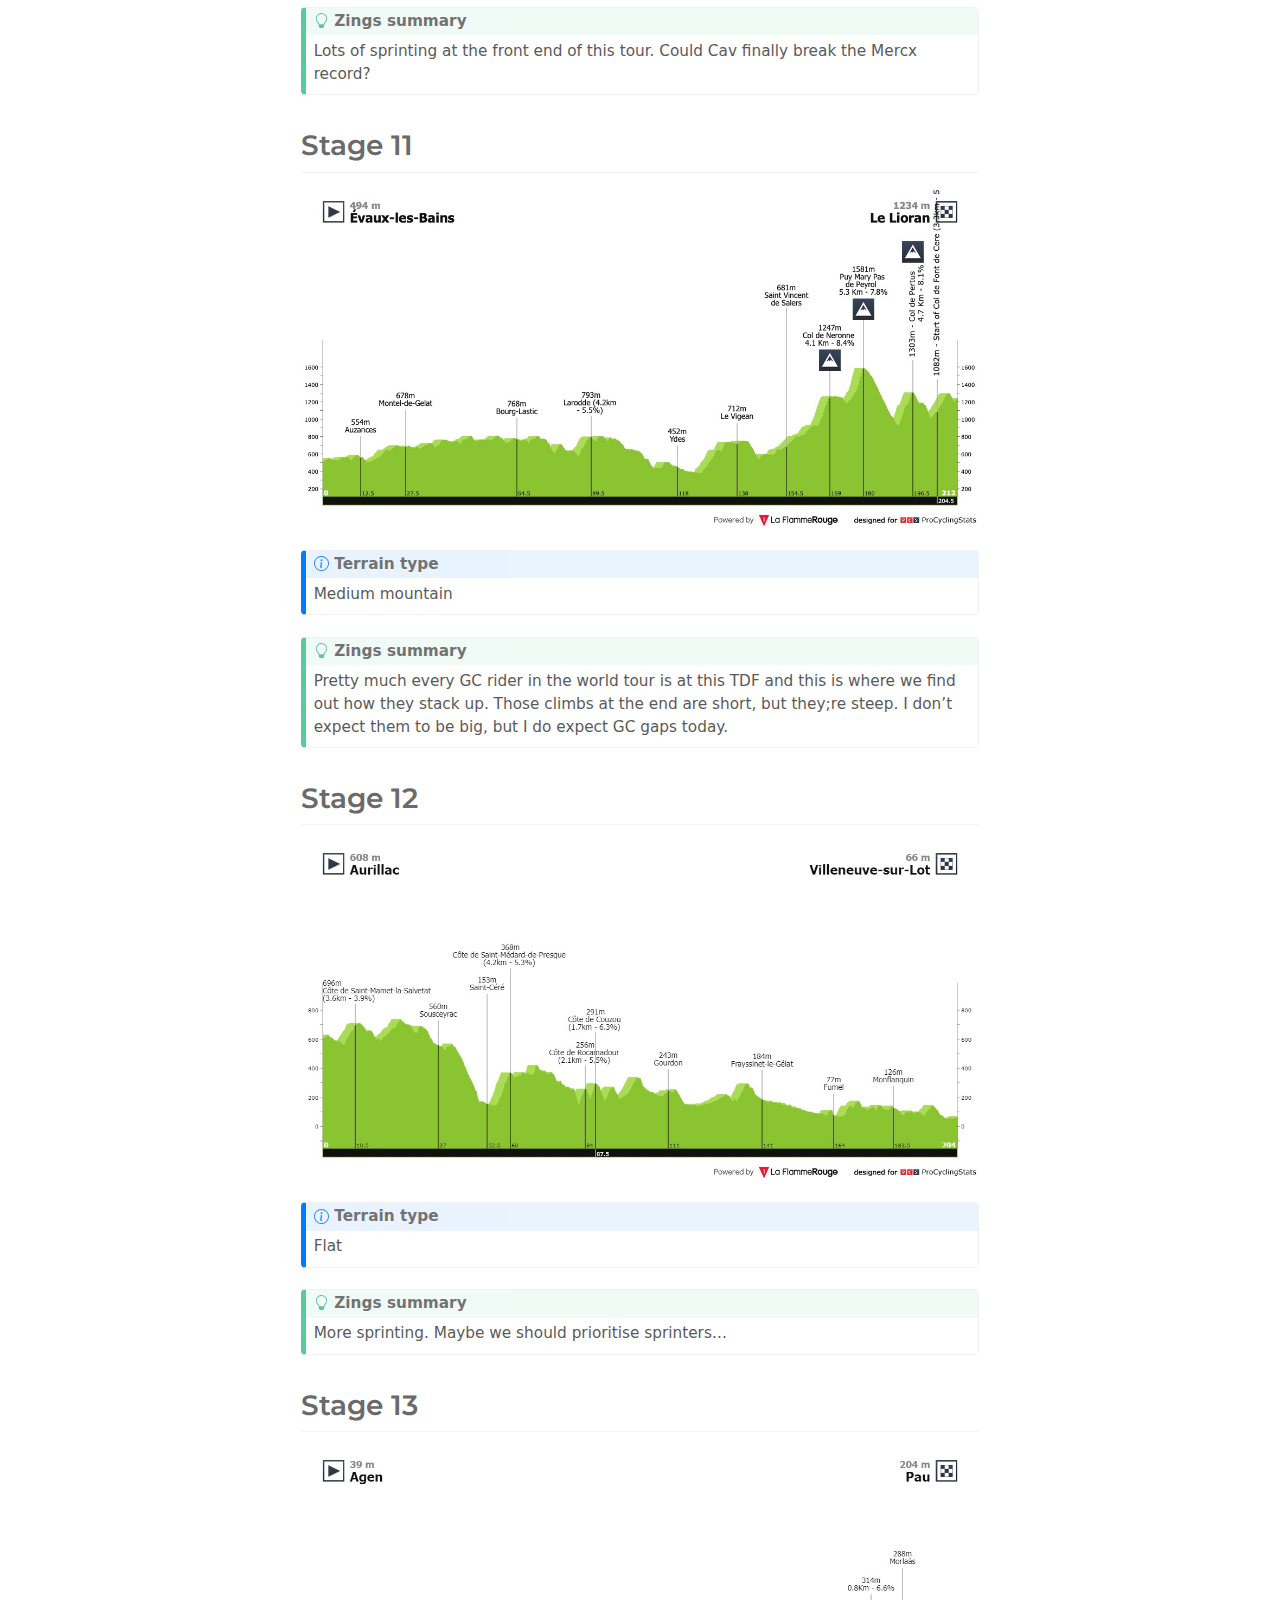
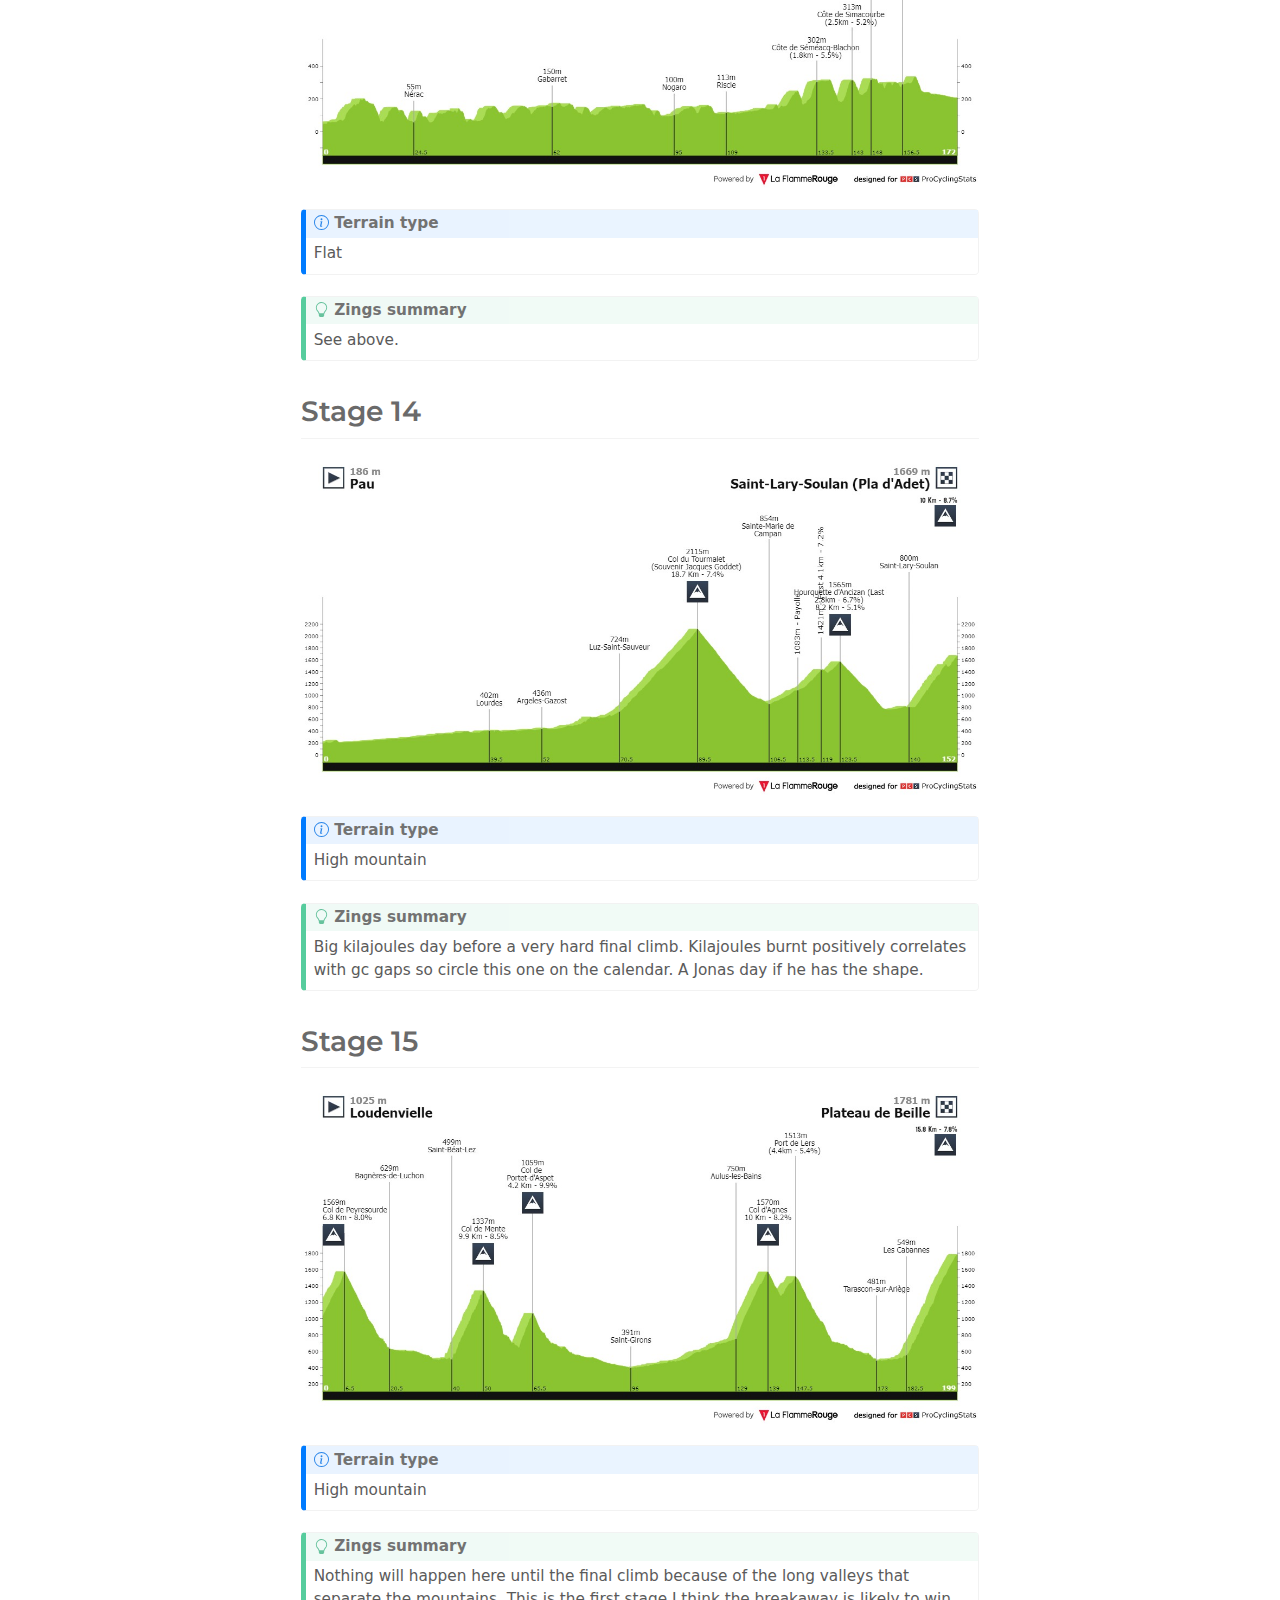
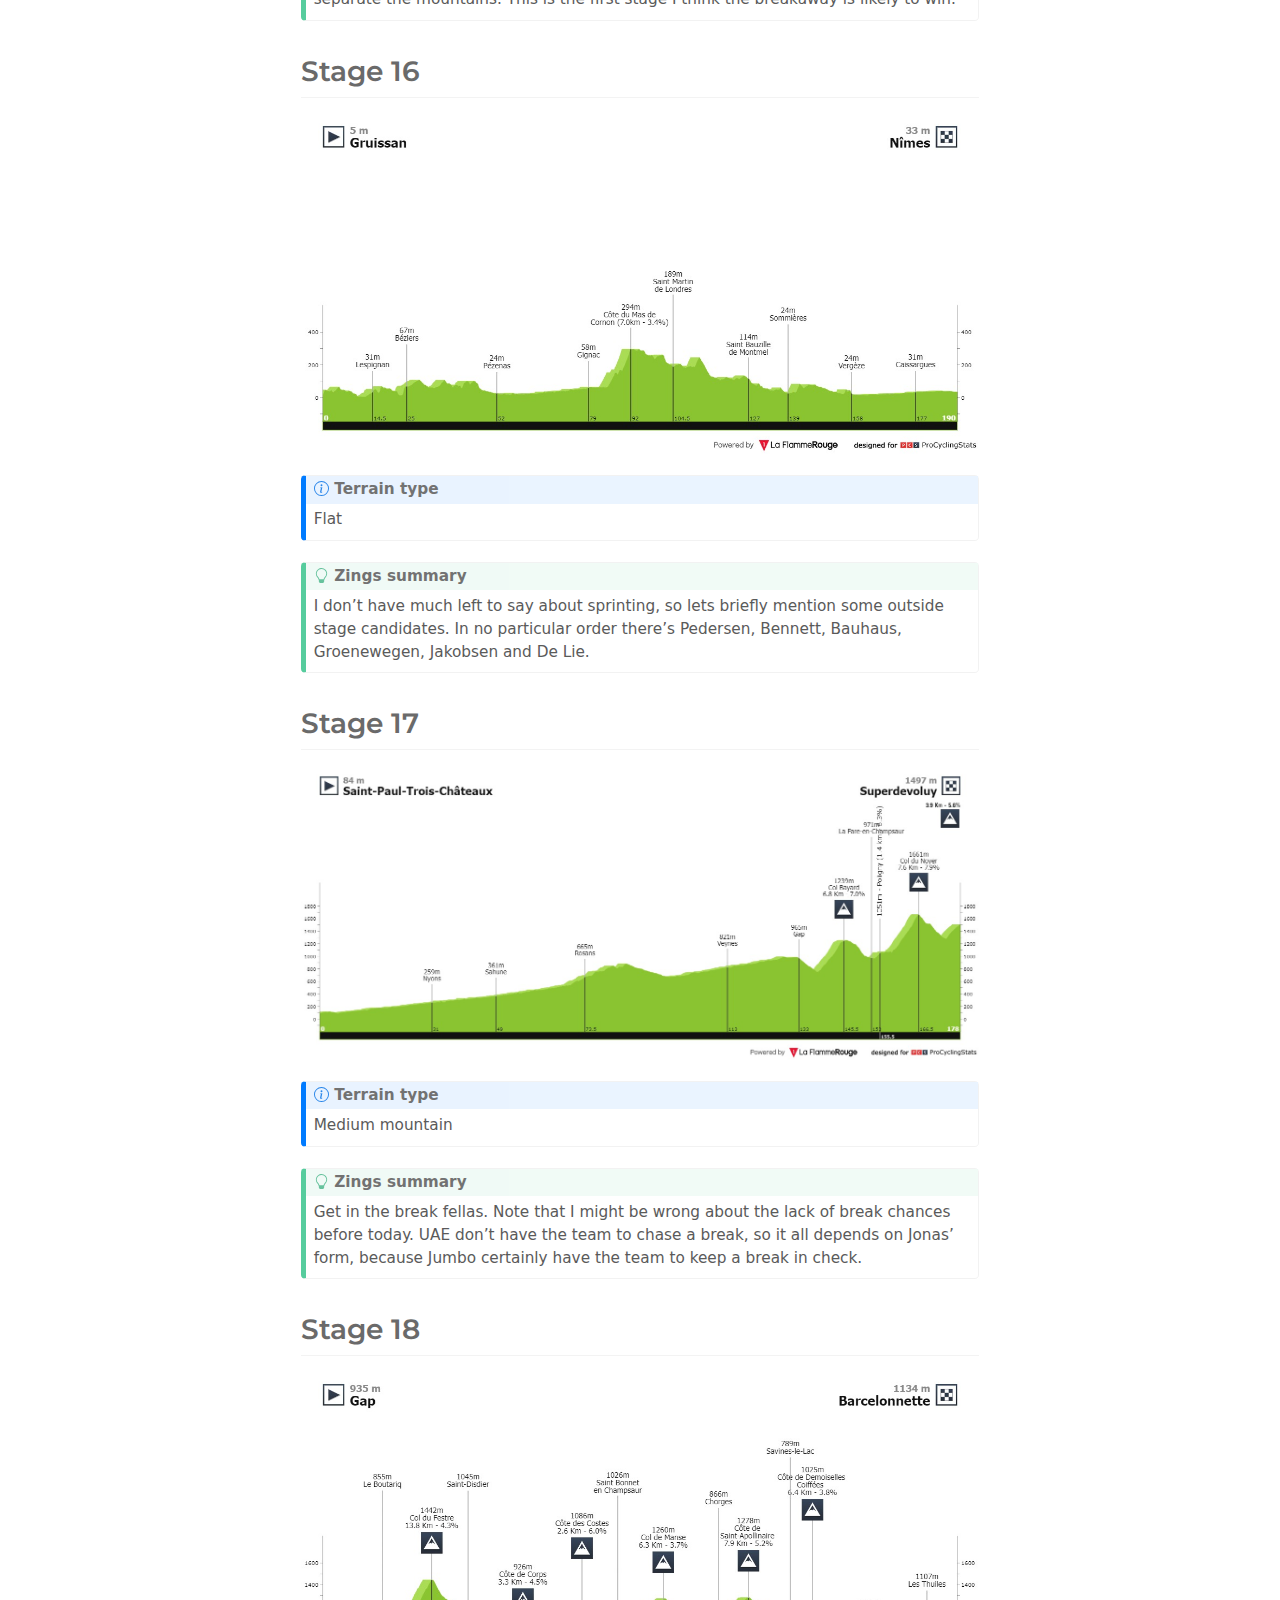
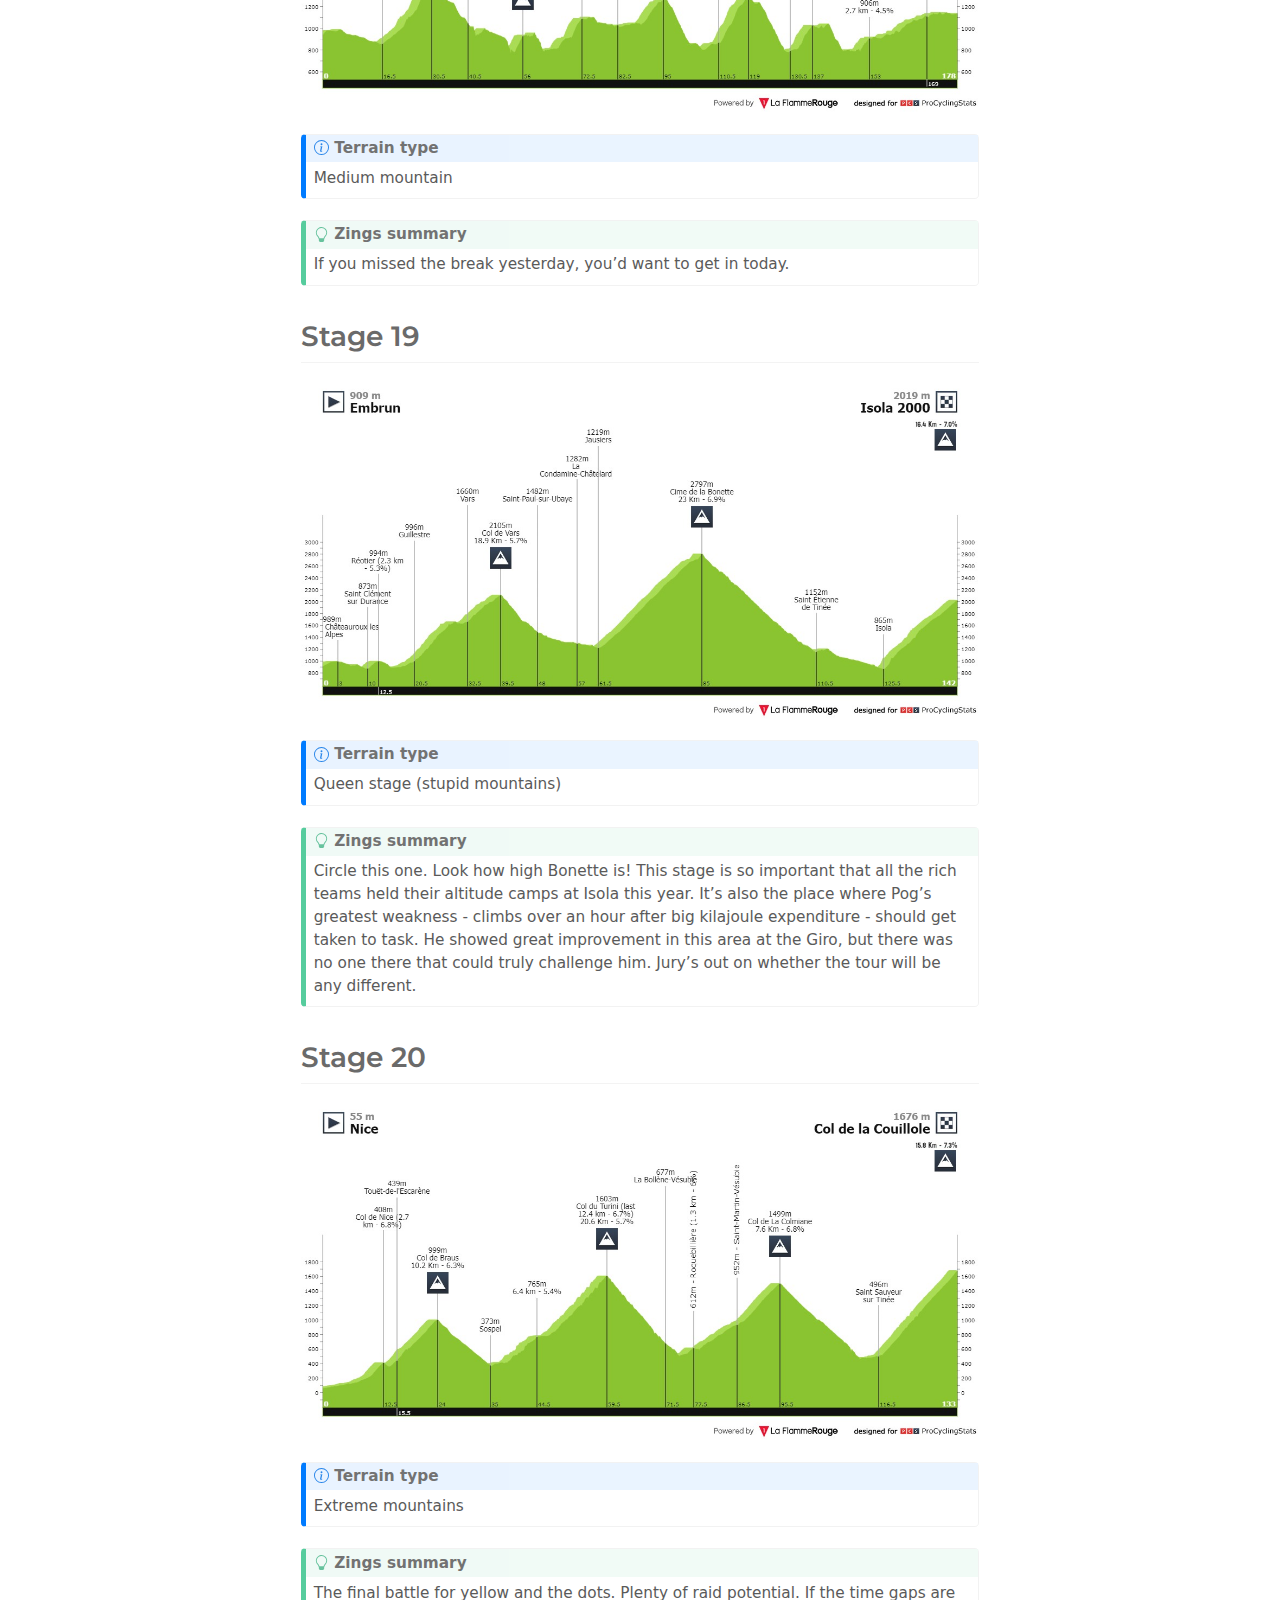
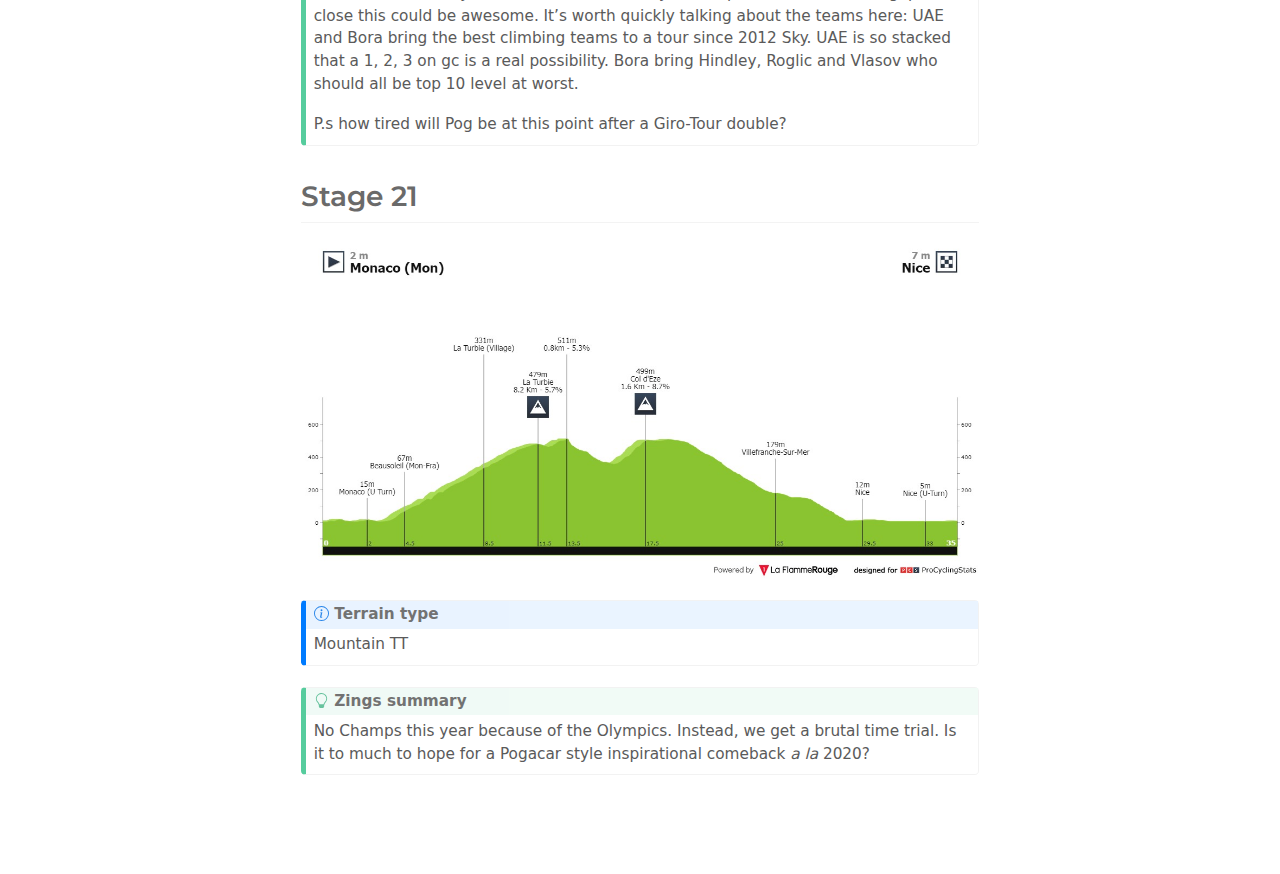
<file: docs/Stages.html>
<!DOCTYPE html>
<html xmlns="http://www.w3.org/1999/xhtml" lang="en" xml:lang="en"><head>

<meta charset="utf-8">
<meta name="generator" content="quarto-1.3.353">

<meta name="viewport" content="width=device-width, initial-scale=1.0, user-scalable=yes">


<title>Tour de France 2024 Fantasy sportif - Stage profiles</title>
<style>
code{white-space: pre-wrap;}
span.smallcaps{font-variant: small-caps;}
div.columns{display: flex; gap: min(4vw, 1.5em);}
div.column{flex: auto; overflow-x: auto;}
div.hanging-indent{margin-left: 1.5em; text-indent: -1.5em;}
ul.task-list{list-style: none;}
ul.task-list li input[type="checkbox"] {
  width: 0.8em;
  margin: 0 0.8em 0.2em -1em; /* quarto-specific, see https://github.com/quarto-dev/quarto-cli/issues/4556 */ 
  vertical-align: middle;
}
</style>


<script src="site_libs/quarto-nav/quarto-nav.js"></script>
<script src="site_libs/quarto-nav/headroom.min.js"></script>
<script src="site_libs/clipboard/clipboard.min.js"></script>
<script src="site_libs/quarto-search/autocomplete.umd.js"></script>
<script src="site_libs/quarto-search/fuse.min.js"></script>
<script src="site_libs/quarto-search/quarto-search.js"></script>
<meta name="quarto:offset" content="./">
<script src="site_libs/quarto-html/quarto.js"></script>
<script src="site_libs/quarto-html/popper.min.js"></script>
<script src="site_libs/quarto-html/tippy.umd.min.js"></script>
<script src="site_libs/quarto-html/anchor.min.js"></script>
<link href="site_libs/quarto-html/tippy.css" rel="stylesheet">
<link href="site_libs/quarto-html/quarto-syntax-highlighting.css" rel="stylesheet" id="quarto-text-highlighting-styles">
<script src="site_libs/bootstrap/bootstrap.min.js"></script>
<link href="site_libs/bootstrap/bootstrap-icons.css" rel="stylesheet">
<link href="site_libs/bootstrap/bootstrap.min.css" rel="stylesheet" id="quarto-bootstrap" data-mode="light">
<script id="quarto-search-options" type="application/json">{
  "location": "navbar",
  "copy-button": false,
  "collapse-after": 3,
  "panel-placement": "end",
  "type": "overlay",
  "limit": 20,
  "language": {
    "search-no-results-text": "No results",
    "search-matching-documents-text": "matching documents",
    "search-copy-link-title": "Copy link to search",
    "search-hide-matches-text": "Hide additional matches",
    "search-more-match-text": "more match in this document",
    "search-more-matches-text": "more matches in this document",
    "search-clear-button-title": "Clear",
    "search-detached-cancel-button-title": "Cancel",
    "search-submit-button-title": "Submit"
  }
}</script>
<style>html{ scroll-behavior: smooth; }</style>


</head>

<body class="floating nav-fixed">

<div id="quarto-search-results"></div>
  <header id="quarto-header" class="headroom fixed-top">
    <nav class="navbar navbar-expand-lg navbar-dark ">
      <div class="navbar-container container-fluid">
      <div class="navbar-brand-container">
    <a href="./index.html" class="navbar-brand navbar-brand-logo">
    <img src="./profiles/jumbo_chaos.jpg" alt="" class="navbar-logo">
    </a>
    <a class="navbar-brand" href="./index.html">
    <span class="navbar-title">Tour de France 2024 Fantasy sportif</span>
    </a>
  </div>
            <div id="quarto-search" class="" title="Search"></div>
          <button class="navbar-toggler" type="button" data-bs-toggle="collapse" data-bs-target="#navbarCollapse" aria-controls="navbarCollapse" aria-expanded="false" aria-label="Toggle navigation" onclick="if (window.quartoToggleHeadroom) { window.quartoToggleHeadroom(); }">
  <span class="navbar-toggler-icon"></span>
</button>
          <div class="collapse navbar-collapse" id="navbarCollapse">
            <ul class="navbar-nav navbar-nav-scroll me-auto">
  <li class="nav-item">
    <a class="nav-link" href="./Standings.html" rel="" target="">
 <span class="menu-text">Teams and results</span></a>
  </li>  
  <li class="nav-item">
    <a class="nav-link" href="./Scoring.html" rel="" target="">
 <span class="menu-text">Scoring system</span></a>
  </li>  
  <li class="nav-item">
    <a class="nav-link active" href="./Stages.html" rel="" target="" aria-current="page">
 <span class="menu-text">Stage breakdowns</span></a>
  </li>  
  <li class="nav-item">
    <a class="nav-link" href="./Honour_board.html" rel="" target="">
 <span class="menu-text">Honour board</span></a>
  </li>  
</ul>
            <div class="quarto-navbar-tools ms-auto">
</div>
          </div> <!-- /navcollapse -->
      </div> <!-- /container-fluid -->
    </nav>
</header>
<!-- content -->
<div id="quarto-content" class="quarto-container page-columns page-rows-contents page-layout-article page-navbar">
<!-- sidebar -->
  <nav id="quarto-sidebar" class="sidebar collapse collapse-horizontal sidebar-navigation floating overflow-auto">
    <nav id="TOC" role="doc-toc" class="toc-active">
    <h2 id="toc-title">Sections</h2>
   
  <ul>
  <li><a href="#stage-1" id="toc-stage-1" class="nav-link active" data-scroll-target="#stage-1">Stage 1</a></li>
  <li><a href="#stage-2" id="toc-stage-2" class="nav-link" data-scroll-target="#stage-2">Stage 2</a></li>
  <li><a href="#stage-3" id="toc-stage-3" class="nav-link" data-scroll-target="#stage-3">Stage 3</a></li>
  <li><a href="#stage-4" id="toc-stage-4" class="nav-link" data-scroll-target="#stage-4">Stage 4</a></li>
  <li><a href="#stage-5" id="toc-stage-5" class="nav-link" data-scroll-target="#stage-5">Stage 5</a></li>
  <li><a href="#stage-6" id="toc-stage-6" class="nav-link" data-scroll-target="#stage-6">Stage 6</a></li>
  <li><a href="#stage-7" id="toc-stage-7" class="nav-link" data-scroll-target="#stage-7">Stage 7</a></li>
  <li><a href="#stage-8" id="toc-stage-8" class="nav-link" data-scroll-target="#stage-8">Stage 8</a></li>
  <li><a href="#stage-9" id="toc-stage-9" class="nav-link" data-scroll-target="#stage-9">Stage 9</a></li>
  <li><a href="#stage-10" id="toc-stage-10" class="nav-link" data-scroll-target="#stage-10">Stage 10</a></li>
  <li><a href="#stage-11" id="toc-stage-11" class="nav-link" data-scroll-target="#stage-11">Stage 11</a></li>
  <li><a href="#stage-12" id="toc-stage-12" class="nav-link" data-scroll-target="#stage-12">Stage 12</a></li>
  <li><a href="#stage-13" id="toc-stage-13" class="nav-link" data-scroll-target="#stage-13">Stage 13</a></li>
  <li><a href="#stage-14" id="toc-stage-14" class="nav-link" data-scroll-target="#stage-14">Stage 14</a></li>
  <li><a href="#stage-15" id="toc-stage-15" class="nav-link" data-scroll-target="#stage-15">Stage 15</a></li>
  <li><a href="#stage-16" id="toc-stage-16" class="nav-link" data-scroll-target="#stage-16">Stage 16</a></li>
  <li><a href="#stage-17" id="toc-stage-17" class="nav-link" data-scroll-target="#stage-17">Stage 17</a></li>
  <li><a href="#stage-18" id="toc-stage-18" class="nav-link" data-scroll-target="#stage-18">Stage 18</a></li>
  <li><a href="#stage-19" id="toc-stage-19" class="nav-link" data-scroll-target="#stage-19">Stage 19</a></li>
  <li><a href="#stage-20" id="toc-stage-20" class="nav-link" data-scroll-target="#stage-20">Stage 20</a></li>
  <li><a href="#stage-21" id="toc-stage-21" class="nav-link" data-scroll-target="#stage-21">Stage 21</a></li>
  </ul>
</nav>
</nav>
<div id="quarto-sidebar-glass" data-bs-toggle="collapse" data-bs-target="#quarto-sidebar,#quarto-sidebar-glass"></div>
<!-- margin-sidebar -->
    <div id="quarto-margin-sidebar" class="sidebar margin-sidebar">
    </div>
<!-- main -->
<main class="content" id="quarto-document-content">

<header id="title-block-header" class="quarto-title-block default">
<div class="quarto-title">
<h1 class="title">Stage profiles</h1>
</div>



<div class="quarto-title-meta">

    
  
    
  </div>
  

</header>

<section id="stage-1" class="level2">
<h2 class="anchored" data-anchor-id="stage-1">Stage 1</h2>
<p><img src="profiles_2024/stage_1.jpg" class="img-fluid"></p>
<div class="callout callout-style-default callout-note callout-titled" title="Terrain type">
<div class="callout-header d-flex align-content-center">
<div class="callout-icon-container">
<i class="callout-icon"></i>
</div>
<div class="callout-title-container flex-fill">
Terrain type
</div>
</div>
<div class="callout-body-container callout-body">
<p>Medium mountain</p>
</div>
</div>
<div class="callout callout-style-default callout-tip callout-titled" title="Zings summary">
<div class="callout-header d-flex align-content-center">
<div class="callout-icon-container">
<i class="callout-icon"></i>
</div>
<div class="callout-title-container flex-fill">
Zings summary
</div>
</div>
<div class="callout-body-container callout-body">
<p>This is the best opening stage profile I think we’ve ever had. Lots of climbing, but that final hill just isn’t hard enough for the pure climbers. The question is whether any of the really sprinty climby types can be there at the end to challenge Pog in a reduced sprint.</p>
</div>
</div>
</section>
<section id="stage-2" class="level2">
<h2 class="anchored" data-anchor-id="stage-2">Stage 2</h2>
<p><img src="profiles_2024/stage_2.jpg" class="img-fluid"></p>
<div class="callout callout-style-default callout-note callout-titled" title="Terrain type">
<div class="callout-header d-flex align-content-center">
<div class="callout-icon-container">
<i class="callout-icon"></i>
</div>
<div class="callout-title-container flex-fill">
Terrain type
</div>
</div>
<div class="callout-body-container callout-body">
<p>Medium mountain</p>
</div>
</div>
<div class="callout callout-style-default callout-tip callout-titled" title="Zings summary">
<div class="callout-header d-flex align-content-center">
<div class="callout-icon-container">
<i class="callout-icon"></i>
</div>
<div class="callout-title-container flex-fill">
Zings summary
</div>
</div>
<div class="callout-body-container callout-body">
<p>The Italian start continues with a miny Giro dell’Emilia. The climb to the Sanctuary of Saint Luca is tackled twice and, while short, super steep. This was Alaphilippe’s terrain back in the day, but now it’s Pog pog pog (seriously it’s worth emptying the isaver account).</p>
</div>
</div>
</section>
<section id="stage-3" class="level2">
<h2 class="anchored" data-anchor-id="stage-3">Stage 3</h2>
<p><img src="profiles_2024/stage_3.jpg" class="img-fluid"></p>
<div class="callout callout-style-default callout-note callout-titled" title="Terrain type">
<div class="callout-header d-flex align-content-center">
<div class="callout-icon-container">
<i class="callout-icon"></i>
</div>
<div class="callout-title-container flex-fill">
Terrain type
</div>
</div>
<div class="callout-body-container callout-body">
<p>Flat</p>
</div>
</div>
<div class="callout callout-style-default callout-tip callout-titled" title="Zings summary">
<div class="callout-header d-flex align-content-center">
<div class="callout-icon-container">
<i class="callout-icon"></i>
</div>
<div class="callout-title-container flex-fill">
Zings summary
</div>
</div>
<div class="callout-body-container callout-body">
<p>First chance for the pure sprinters. Expect lead-out train carnage.</p>
</div>
</div>
</section>
<section id="stage-4" class="level2">
<h2 class="anchored" data-anchor-id="stage-4">Stage 4</h2>
<p><img src="profiles_2024/stage_4.jpg" class="img-fluid"></p>
<div class="callout callout-style-default callout-note callout-titled" title="Terrain type">
<div class="callout-header d-flex align-content-center">
<div class="callout-icon-container">
<i class="callout-icon"></i>
</div>
<div class="callout-title-container flex-fill">
Terrain type
</div>
</div>
<div class="callout-body-container callout-body">
<p>Extreme mountain</p>
</div>
</div>
<div class="callout callout-style-default callout-tip callout-titled" title="Zings summary">
<div class="callout-header d-flex align-content-center">
<div class="callout-icon-container">
<i class="callout-icon"></i>
</div>
<div class="callout-title-container flex-fill">
Zings summary
</div>
</div>
<div class="callout-body-container callout-body">
<p>Holy shit the Galibier this early. Jonas, Remco and Primoz better hope those last minute altitude camps paid dividends. Luckily for them, this is the gradual side of Galibier.</p>
</div>
</div>
</section>
<section id="stage-5" class="level2">
<h2 class="anchored" data-anchor-id="stage-5">Stage 5</h2>
<p><img src="profiles_2024/stage_5.jpg" class="img-fluid"></p>
<div class="callout callout-style-default callout-note callout-titled" title="Terrain type">
<div class="callout-header d-flex align-content-center">
<div class="callout-icon-container">
<i class="callout-icon"></i>
</div>
<div class="callout-title-container flex-fill">
Terrain type
</div>
</div>
<div class="callout-body-container callout-body">
<p>Flat</p>
</div>
</div>
<div class="callout callout-style-default callout-tip callout-titled" title="Zings summary">
<div class="callout-header d-flex align-content-center">
<div class="callout-icon-container">
<i class="callout-icon"></i>
</div>
<div class="callout-title-container flex-fill">
Zings summary
</div>
</div>
<div class="callout-body-container callout-body">
<p>Given this looks like we’re sprinting again, lets discuss lead-outs. The days of long trains are over, with Quickstep not even bringing a sprinter. The new tactic is to have one really fast lead-out that hits the front in the last few hundred metres. Think MVDP helping Philipsen last year. That duo returns and in terms of team power, might only be rivaled by Cav’s Astana.</p>
</div>
</div>
</section>
<section id="stage-6" class="level2">
<h2 class="anchored" data-anchor-id="stage-6">Stage 6</h2>
<p><img src="profiles_2024/stage_6.jpg" class="img-fluid"></p>
<div class="callout callout-style-default callout-note callout-titled" title="Terrain type">
<div class="callout-header d-flex align-content-center">
<div class="callout-icon-container">
<i class="callout-icon"></i>
</div>
<div class="callout-title-container flex-fill">
Terrain type
</div>
</div>
<div class="callout-body-container callout-body">
<p>Flat</p>
</div>
</div>
<div class="callout callout-style-default callout-tip callout-titled" title="Zings summary">
<div class="callout-header d-flex align-content-center">
<div class="callout-icon-container">
<i class="callout-icon"></i>
</div>
<div class="callout-title-container flex-fill">
Zings summary
</div>
</div>
<div class="callout-body-container callout-body">
<p>Who’s the best sprinter here? Philipsen, Merlier and Milan have dominated sprints this year, but of those three, only Philipsen is on the startlist.</p>
</div>
</div>
</section>
<section id="stage-7" class="level2">
<h2 class="anchored" data-anchor-id="stage-7">Stage 7</h2>
<p><img src="profiles_2024/stage_7.jpg" class="img-fluid"></p>
<div class="callout callout-style-default callout-note callout-titled" title="Terrain type">
<div class="callout-header d-flex align-content-center">
<div class="callout-icon-container">
<i class="callout-icon"></i>
</div>
<div class="callout-title-container flex-fill">
Terrain type
</div>
</div>
<div class="callout-body-container callout-body">
<p>Time trial</p>
</div>
</div>
<div class="callout callout-style-default callout-tip callout-titled" title="Zings summary">
<div class="callout-header d-flex align-content-center">
<div class="callout-icon-container">
<i class="callout-icon"></i>
</div>
<div class="callout-title-container flex-fill">
Zings summary
</div>
</div>
<div class="callout-body-container callout-body">
<p>Remco is the most aerodynamic man on the planet and this is the perfect course for him. If he’s serious about yellow, we need to see him put 45 secs + into all his rivals.</p>
</div>
</div>
</section>
<section id="stage-8" class="level2">
<h2 class="anchored" data-anchor-id="stage-8">Stage 8</h2>
<p><img src="profiles_2024/stage_8.jpg" class="img-fluid"></p>
<div class="callout callout-style-default callout-note callout-titled" title="Terrain type">
<div class="callout-header d-flex align-content-center">
<div class="callout-icon-container">
<i class="callout-icon"></i>
</div>
<div class="callout-title-container flex-fill">
Terrain type
</div>
</div>
<div class="callout-body-container callout-body">
<p>Flat</p>
</div>
</div>
<div class="callout callout-style-default callout-tip callout-titled" title="Zings summary">
<div class="callout-header d-flex align-content-center">
<div class="callout-icon-container">
<i class="callout-icon"></i>
</div>
<div class="callout-title-container flex-fill">
Zings summary
</div>
</div>
<div class="callout-body-container callout-body">
<p>A bit of an uphill sprint but nothing too exciting. Get some sleep.</p>
</div>
</div>
</section>
<section id="stage-9" class="level2">
<h2 class="anchored" data-anchor-id="stage-9">Stage 9</h2>
<p><img src="profiles_2024/stage_9.jpg" class="img-fluid"></p>
<div class="callout callout-style-default callout-note callout-titled" title="Terrain type">
<div class="callout-header d-flex align-content-center">
<div class="callout-icon-container">
<i class="callout-icon"></i>
</div>
<div class="callout-title-container flex-fill">
Terrain type
</div>
</div>
<div class="callout-body-container callout-body">
<p>Gravel</p>
</div>
</div>
<div class="callout callout-style-default callout-tip callout-titled" title="Zings summary">
<div class="callout-header d-flex align-content-center">
<div class="callout-icon-container">
<i class="callout-icon"></i>
</div>
<div class="callout-title-container flex-fill">
Zings summary
</div>
</div>
<div class="callout-body-container callout-body">
<p>Will this be hard? I have no idea. Apparently the gravel is pretty rough, but there aren’t the hills to make this selective. Some flimsy GC pretender will crash out today (looking at you Enric).</p>
</div>
</div>
</section>
<section id="stage-10" class="level2">
<h2 class="anchored" data-anchor-id="stage-10">Stage 10</h2>
<p><img src="profiles_2024/stage_10.jpg" class="img-fluid"></p>
<div class="callout callout-style-default callout-note callout-titled" title="Terrain type">
<div class="callout-header d-flex align-content-center">
<div class="callout-icon-container">
<i class="callout-icon"></i>
</div>
<div class="callout-title-container flex-fill">
Terrain type
</div>
</div>
<div class="callout-body-container callout-body">
<p>Flat</p>
</div>
</div>
<div class="callout callout-style-default callout-tip callout-titled" title="Zings summary">
<div class="callout-header d-flex align-content-center">
<div class="callout-icon-container">
<i class="callout-icon"></i>
</div>
<div class="callout-title-container flex-fill">
Zings summary
</div>
</div>
<div class="callout-body-container callout-body">
<p>Lots of sprinting at the front end of this tour. Could Cav finally break the Mercx record?</p>
</div>
</div>
</section>
<section id="stage-11" class="level2">
<h2 class="anchored" data-anchor-id="stage-11">Stage 11</h2>
<p><img src="profiles_2024/stage_11.jpg" class="img-fluid"></p>
<div class="callout callout-style-default callout-note callout-titled" title="Terrain type">
<div class="callout-header d-flex align-content-center">
<div class="callout-icon-container">
<i class="callout-icon"></i>
</div>
<div class="callout-title-container flex-fill">
Terrain type
</div>
</div>
<div class="callout-body-container callout-body">
<p>Medium mountain</p>
</div>
</div>
<div class="callout callout-style-default callout-tip callout-titled" title="Zings summary">
<div class="callout-header d-flex align-content-center">
<div class="callout-icon-container">
<i class="callout-icon"></i>
</div>
<div class="callout-title-container flex-fill">
Zings summary
</div>
</div>
<div class="callout-body-container callout-body">
<p>Pretty much every GC rider in the world tour is at this TDF and this is where we find out how they stack up. Those climbs at the end are short, but they;re steep. I don’t expect them to be big, but I do expect GC gaps today.</p>
</div>
</div>
</section>
<section id="stage-12" class="level2">
<h2 class="anchored" data-anchor-id="stage-12">Stage 12</h2>
<p><img src="profiles_2024/stage_12.jpg" class="img-fluid"></p>
<div class="callout callout-style-default callout-note callout-titled" title="Terrain type">
<div class="callout-header d-flex align-content-center">
<div class="callout-icon-container">
<i class="callout-icon"></i>
</div>
<div class="callout-title-container flex-fill">
Terrain type
</div>
</div>
<div class="callout-body-container callout-body">
<p>Flat</p>
</div>
</div>
<div class="callout callout-style-default callout-tip callout-titled" title="Zings summary">
<div class="callout-header d-flex align-content-center">
<div class="callout-icon-container">
<i class="callout-icon"></i>
</div>
<div class="callout-title-container flex-fill">
Zings summary
</div>
</div>
<div class="callout-body-container callout-body">
<p>More sprinting. Maybe we should prioritise sprinters…</p>
</div>
</div>
</section>
<section id="stage-13" class="level2">
<h2 class="anchored" data-anchor-id="stage-13">Stage 13</h2>
<p><img src="profiles_2024/stage_13.jpg" class="img-fluid"></p>
<div class="callout callout-style-default callout-note callout-titled" title="Terrain type">
<div class="callout-header d-flex align-content-center">
<div class="callout-icon-container">
<i class="callout-icon"></i>
</div>
<div class="callout-title-container flex-fill">
Terrain type
</div>
</div>
<div class="callout-body-container callout-body">
<p>Flat</p>
</div>
</div>
<div class="callout callout-style-default callout-tip callout-titled" title="Zings summary">
<div class="callout-header d-flex align-content-center">
<div class="callout-icon-container">
<i class="callout-icon"></i>
</div>
<div class="callout-title-container flex-fill">
Zings summary
</div>
</div>
<div class="callout-body-container callout-body">
<p>See above.</p>
</div>
</div>
</section>
<section id="stage-14" class="level2">
<h2 class="anchored" data-anchor-id="stage-14">Stage 14</h2>
<p><img src="profiles_2024/stage_14.jpg" class="img-fluid"></p>
<div class="callout callout-style-default callout-note callout-titled" title="Terrain type">
<div class="callout-header d-flex align-content-center">
<div class="callout-icon-container">
<i class="callout-icon"></i>
</div>
<div class="callout-title-container flex-fill">
Terrain type
</div>
</div>
<div class="callout-body-container callout-body">
<p>High mountain</p>
</div>
</div>
<div class="callout callout-style-default callout-tip callout-titled" title="Zings summary">
<div class="callout-header d-flex align-content-center">
<div class="callout-icon-container">
<i class="callout-icon"></i>
</div>
<div class="callout-title-container flex-fill">
Zings summary
</div>
</div>
<div class="callout-body-container callout-body">
<p>Big kilajoules day before a very hard final climb. Kilajoules burnt positively correlates with gc gaps so circle this one on the calendar. A Jonas day if he has the shape.</p>
</div>
</div>
</section>
<section id="stage-15" class="level2">
<h2 class="anchored" data-anchor-id="stage-15">Stage 15</h2>
<p><img src="profiles_2024/stage_15.jpg" class="img-fluid"></p>
<div class="callout callout-style-default callout-note callout-titled" title="Terrain type">
<div class="callout-header d-flex align-content-center">
<div class="callout-icon-container">
<i class="callout-icon"></i>
</div>
<div class="callout-title-container flex-fill">
Terrain type
</div>
</div>
<div class="callout-body-container callout-body">
<p>High mountain</p>
</div>
</div>
<div class="callout callout-style-default callout-tip callout-titled" title="Zings summary">
<div class="callout-header d-flex align-content-center">
<div class="callout-icon-container">
<i class="callout-icon"></i>
</div>
<div class="callout-title-container flex-fill">
Zings summary
</div>
</div>
<div class="callout-body-container callout-body">
<p>Nothing will happen here until the final climb because of the long valleys that separate the mountains. This is the first stage I think the breakaway is likely to win.</p>
</div>
</div>
</section>
<section id="stage-16" class="level2">
<h2 class="anchored" data-anchor-id="stage-16">Stage 16</h2>
<p><img src="profiles_2024/stage_16.jpg" class="img-fluid"></p>
<div class="callout callout-style-default callout-note callout-titled" title="Terrain type">
<div class="callout-header d-flex align-content-center">
<div class="callout-icon-container">
<i class="callout-icon"></i>
</div>
<div class="callout-title-container flex-fill">
Terrain type
</div>
</div>
<div class="callout-body-container callout-body">
<p>Flat</p>
</div>
</div>
<div class="callout callout-style-default callout-tip callout-titled" title="Zings summary">
<div class="callout-header d-flex align-content-center">
<div class="callout-icon-container">
<i class="callout-icon"></i>
</div>
<div class="callout-title-container flex-fill">
Zings summary
</div>
</div>
<div class="callout-body-container callout-body">
<p>I don’t have much left to say about sprinting, so lets briefly mention some outside stage candidates. In no particular order there’s Pedersen, Bennett, Bauhaus, Groenewegen, Jakobsen and De Lie.</p>
</div>
</div>
</section>
<section id="stage-17" class="level2">
<h2 class="anchored" data-anchor-id="stage-17">Stage 17</h2>
<p><img src="profiles_2024/stage_17.jpg" class="img-fluid"></p>
<div class="callout callout-style-default callout-note callout-titled" title="Terrain type">
<div class="callout-header d-flex align-content-center">
<div class="callout-icon-container">
<i class="callout-icon"></i>
</div>
<div class="callout-title-container flex-fill">
Terrain type
</div>
</div>
<div class="callout-body-container callout-body">
<p>Medium mountain</p>
</div>
</div>
<div class="callout callout-style-default callout-tip callout-titled" title="Zings summary">
<div class="callout-header d-flex align-content-center">
<div class="callout-icon-container">
<i class="callout-icon"></i>
</div>
<div class="callout-title-container flex-fill">
Zings summary
</div>
</div>
<div class="callout-body-container callout-body">
<p>Get in the break fellas. Note that I might be wrong about the lack of break chances before today. UAE don’t have the team to chase a break, so it all depends on Jonas’ form, because Jumbo certainly have the team to keep a break in check.</p>
</div>
</div>
</section>
<section id="stage-18" class="level2">
<h2 class="anchored" data-anchor-id="stage-18">Stage 18</h2>
<p><img src="profiles_2024/stage_18.jpg" class="img-fluid"></p>
<div class="callout callout-style-default callout-note callout-titled" title="Terrain type">
<div class="callout-header d-flex align-content-center">
<div class="callout-icon-container">
<i class="callout-icon"></i>
</div>
<div class="callout-title-container flex-fill">
Terrain type
</div>
</div>
<div class="callout-body-container callout-body">
<p>Medium mountain</p>
</div>
</div>
<div class="callout callout-style-default callout-tip callout-titled" title="Zings summary">
<div class="callout-header d-flex align-content-center">
<div class="callout-icon-container">
<i class="callout-icon"></i>
</div>
<div class="callout-title-container flex-fill">
Zings summary
</div>
</div>
<div class="callout-body-container callout-body">
<p>If you missed the break yesterday, you’d want to get in today.</p>
</div>
</div>
</section>
<section id="stage-19" class="level2">
<h2 class="anchored" data-anchor-id="stage-19">Stage 19</h2>
<p><img src="profiles_2024/stage_19.jpg" class="img-fluid"></p>
<div class="callout callout-style-default callout-note callout-titled" title="Terrain type">
<div class="callout-header d-flex align-content-center">
<div class="callout-icon-container">
<i class="callout-icon"></i>
</div>
<div class="callout-title-container flex-fill">
Terrain type
</div>
</div>
<div class="callout-body-container callout-body">
<p>Queen stage (stupid mountains)</p>
</div>
</div>
<div class="callout callout-style-default callout-tip callout-titled" title="Zings summary">
<div class="callout-header d-flex align-content-center">
<div class="callout-icon-container">
<i class="callout-icon"></i>
</div>
<div class="callout-title-container flex-fill">
Zings summary
</div>
</div>
<div class="callout-body-container callout-body">
<p>Circle this one. Look how high Bonette is! This stage is so important that all the rich teams held their altitude camps at Isola this year. It’s also the place where Pog’s greatest weakness - climbs over an hour after big kilajoule expenditure - should get taken to task. He showed great improvement in this area at the Giro, but there was no one there that could truly challenge him. Jury’s out on whether the tour will be any different.</p>
</div>
</div>
</section>
<section id="stage-20" class="level2">
<h2 class="anchored" data-anchor-id="stage-20">Stage 20</h2>
<p><img src="profiles_2024/stage_20.jpg" class="img-fluid"></p>
<div class="callout callout-style-default callout-note callout-titled" title="Terrain type">
<div class="callout-header d-flex align-content-center">
<div class="callout-icon-container">
<i class="callout-icon"></i>
</div>
<div class="callout-title-container flex-fill">
Terrain type
</div>
</div>
<div class="callout-body-container callout-body">
<p>Extreme mountains</p>
</div>
</div>
<div class="callout callout-style-default callout-tip callout-titled" title="Zings summary">
<div class="callout-header d-flex align-content-center">
<div class="callout-icon-container">
<i class="callout-icon"></i>
</div>
<div class="callout-title-container flex-fill">
Zings summary
</div>
</div>
<div class="callout-body-container callout-body">
<p>The final battle for yellow and the dots. Plenty of raid potential. If the time gaps are close this could be awesome. It’s worth quickly talking about the teams here: UAE and Bora bring the best climbing teams to a tour since 2012 Sky. UAE is so stacked that a 1, 2, 3 on gc is a real possibility. Bora bring Hindley, Roglic and Vlasov who should all be top 10 level at worst.</p>
<p>P.s how tired will Pog be at this point after a Giro-Tour double?</p>
</div>
</div>
</section>
<section id="stage-21" class="level2">
<h2 class="anchored" data-anchor-id="stage-21">Stage 21</h2>
<p><img src="profiles_2024/stage_21.jpg" class="img-fluid"></p>
<div class="callout callout-style-default callout-note callout-titled" title="Terrain type">
<div class="callout-header d-flex align-content-center">
<div class="callout-icon-container">
<i class="callout-icon"></i>
</div>
<div class="callout-title-container flex-fill">
Terrain type
</div>
</div>
<div class="callout-body-container callout-body">
<p>Mountain TT</p>
</div>
</div>
<div class="callout callout-style-default callout-tip callout-titled" title="Zings summary">
<div class="callout-header d-flex align-content-center">
<div class="callout-icon-container">
<i class="callout-icon"></i>
</div>
<div class="callout-title-container flex-fill">
Zings summary
</div>
</div>
<div class="callout-body-container callout-body">
<p>No Champs this year because of the Olympics. Instead, we get a brutal time trial. Is it to much to hope for a Pogacar style inspirational comeback <em>a la</em> 2020?</p>
</div>
</div>


</section>

</main> <!-- /main -->
<script id="quarto-html-after-body" type="application/javascript">
window.document.addEventListener("DOMContentLoaded", function (event) {
  const toggleBodyColorMode = (bsSheetEl) => {
    const mode = bsSheetEl.getAttribute("data-mode");
    const bodyEl = window.document.querySelector("body");
    if (mode === "dark") {
      bodyEl.classList.add("quarto-dark");
      bodyEl.classList.remove("quarto-light");
    } else {
      bodyEl.classList.add("quarto-light");
      bodyEl.classList.remove("quarto-dark");
    }
  }
  const toggleBodyColorPrimary = () => {
    const bsSheetEl = window.document.querySelector("link#quarto-bootstrap");
    if (bsSheetEl) {
      toggleBodyColorMode(bsSheetEl);
    }
  }
  toggleBodyColorPrimary();  
  const icon = "";
  const anchorJS = new window.AnchorJS();
  anchorJS.options = {
    placement: 'right',
    icon: icon
  };
  anchorJS.add('.anchored');
  const isCodeAnnotation = (el) => {
    for (const clz of el.classList) {
      if (clz.startsWith('code-annotation-')) {                     
        return true;
      }
    }
    return false;
  }
  const clipboard = new window.ClipboardJS('.code-copy-button', {
    text: function(trigger) {
      const codeEl = trigger.previousElementSibling.cloneNode(true);
      for (const childEl of codeEl.children) {
        if (isCodeAnnotation(childEl)) {
          childEl.remove();
        }
      }
      return codeEl.innerText;
    }
  });
  clipboard.on('success', function(e) {
    // button target
    const button = e.trigger;
    // don't keep focus
    button.blur();
    // flash "checked"
    button.classList.add('code-copy-button-checked');
    var currentTitle = button.getAttribute("title");
    button.setAttribute("title", "Copied!");
    let tooltip;
    if (window.bootstrap) {
      button.setAttribute("data-bs-toggle", "tooltip");
      button.setAttribute("data-bs-placement", "left");
      button.setAttribute("data-bs-title", "Copied!");
      tooltip = new bootstrap.Tooltip(button, 
        { trigger: "manual", 
          customClass: "code-copy-button-tooltip",
          offset: [0, -8]});
      tooltip.show();    
    }
    setTimeout(function() {
      if (tooltip) {
        tooltip.hide();
        button.removeAttribute("data-bs-title");
        button.removeAttribute("data-bs-toggle");
        button.removeAttribute("data-bs-placement");
      }
      button.setAttribute("title", currentTitle);
      button.classList.remove('code-copy-button-checked');
    }, 1000);
    // clear code selection
    e.clearSelection();
  });
  function tippyHover(el, contentFn) {
    const config = {
      allowHTML: true,
      content: contentFn,
      maxWidth: 500,
      delay: 100,
      arrow: false,
      appendTo: function(el) {
          return el.parentElement;
      },
      interactive: true,
      interactiveBorder: 10,
      theme: 'quarto',
      placement: 'bottom-start'
    };
    window.tippy(el, config); 
  }
  const noterefs = window.document.querySelectorAll('a[role="doc-noteref"]');
  for (var i=0; i<noterefs.length; i++) {
    const ref = noterefs[i];
    tippyHover(ref, function() {
      // use id or data attribute instead here
      let href = ref.getAttribute('data-footnote-href') || ref.getAttribute('href');
      try { href = new URL(href).hash; } catch {}
      const id = href.replace(/^#\/?/, "");
      const note = window.document.getElementById(id);
      return note.innerHTML;
    });
  }
      let selectedAnnoteEl;
      const selectorForAnnotation = ( cell, annotation) => {
        let cellAttr = 'data-code-cell="' + cell + '"';
        let lineAttr = 'data-code-annotation="' +  annotation + '"';
        const selector = 'span[' + cellAttr + '][' + lineAttr + ']';
        return selector;
      }
      const selectCodeLines = (annoteEl) => {
        const doc = window.document;
        const targetCell = annoteEl.getAttribute("data-target-cell");
        const targetAnnotation = annoteEl.getAttribute("data-target-annotation");
        const annoteSpan = window.document.querySelector(selectorForAnnotation(targetCell, targetAnnotation));
        const lines = annoteSpan.getAttribute("data-code-lines").split(",");
        const lineIds = lines.map((line) => {
          return targetCell + "-" + line;
        })
        let top = null;
        let height = null;
        let parent = null;
        if (lineIds.length > 0) {
            //compute the position of the single el (top and bottom and make a div)
            const el = window.document.getElementById(lineIds[0]);
            top = el.offsetTop;
            height = el.offsetHeight;
            parent = el.parentElement.parentElement;
          if (lineIds.length > 1) {
            const lastEl = window.document.getElementById(lineIds[lineIds.length - 1]);
            const bottom = lastEl.offsetTop + lastEl.offsetHeight;
            height = bottom - top;
          }
          if (top !== null && height !== null && parent !== null) {
            // cook up a div (if necessary) and position it 
            let div = window.document.getElementById("code-annotation-line-highlight");
            if (div === null) {
              div = window.document.createElement("div");
              div.setAttribute("id", "code-annotation-line-highlight");
              div.style.position = 'absolute';
              parent.appendChild(div);
            }
            div.style.top = top - 2 + "px";
            div.style.height = height + 4 + "px";
            let gutterDiv = window.document.getElementById("code-annotation-line-highlight-gutter");
            if (gutterDiv === null) {
              gutterDiv = window.document.createElement("div");
              gutterDiv.setAttribute("id", "code-annotation-line-highlight-gutter");
              gutterDiv.style.position = 'absolute';
              const codeCell = window.document.getElementById(targetCell);
              const gutter = codeCell.querySelector('.code-annotation-gutter');
              gutter.appendChild(gutterDiv);
            }
            gutterDiv.style.top = top - 2 + "px";
            gutterDiv.style.height = height + 4 + "px";
          }
          selectedAnnoteEl = annoteEl;
        }
      };
      const unselectCodeLines = () => {
        const elementsIds = ["code-annotation-line-highlight", "code-annotation-line-highlight-gutter"];
        elementsIds.forEach((elId) => {
          const div = window.document.getElementById(elId);
          if (div) {
            div.remove();
          }
        });
        selectedAnnoteEl = undefined;
      };
      // Attach click handler to the DT
      const annoteDls = window.document.querySelectorAll('dt[data-target-cell]');
      for (const annoteDlNode of annoteDls) {
        annoteDlNode.addEventListener('click', (event) => {
          const clickedEl = event.target;
          if (clickedEl !== selectedAnnoteEl) {
            unselectCodeLines();
            const activeEl = window.document.querySelector('dt[data-target-cell].code-annotation-active');
            if (activeEl) {
              activeEl.classList.remove('code-annotation-active');
            }
            selectCodeLines(clickedEl);
            clickedEl.classList.add('code-annotation-active');
          } else {
            // Unselect the line
            unselectCodeLines();
            clickedEl.classList.remove('code-annotation-active');
          }
        });
      }
  const findCites = (el) => {
    const parentEl = el.parentElement;
    if (parentEl) {
      const cites = parentEl.dataset.cites;
      if (cites) {
        return {
          el,
          cites: cites.split(' ')
        };
      } else {
        return findCites(el.parentElement)
      }
    } else {
      return undefined;
    }
  };
  var bibliorefs = window.document.querySelectorAll('a[role="doc-biblioref"]');
  for (var i=0; i<bibliorefs.length; i++) {
    const ref = bibliorefs[i];
    const citeInfo = findCites(ref);
    if (citeInfo) {
      tippyHover(citeInfo.el, function() {
        var popup = window.document.createElement('div');
        citeInfo.cites.forEach(function(cite) {
          var citeDiv = window.document.createElement('div');
          citeDiv.classList.add('hanging-indent');
          citeDiv.classList.add('csl-entry');
          var biblioDiv = window.document.getElementById('ref-' + cite);
          if (biblioDiv) {
            citeDiv.innerHTML = biblioDiv.innerHTML;
          }
          popup.appendChild(citeDiv);
        });
        return popup.innerHTML;
      });
    }
  }
});
</script>
</div> <!-- /content -->



<script src="site_libs/quarto-html/zenscroll-min.js"></script>
</body></html>
</file>
<file: docs/site_libs/quarto-html/tippy.css>
.tippy-box[data-animation=fade][data-state=hidden]{opacity:0}[data-tippy-root]{max-width:calc(100vw - 10px)}.tippy-box{position:relative;background-color:#333;color:#fff;border-radius:4px;font-size:14px;line-height:1.4;white-space:normal;outline:0;transition-property:transform,visibility,opacity}.tippy-box[data-placement^=top]>.tippy-arrow{bottom:0}.tippy-box[data-placement^=top]>.tippy-arrow:before{bottom:-7px;left:0;border-width:8px 8px 0;border-top-color:initial;transform-origin:center top}.tippy-box[data-placement^=bottom]>.tippy-arrow{top:0}.tippy-box[data-placement^=bottom]>.tippy-arrow:before{top:-7px;left:0;border-width:0 8px 8px;border-bottom-color:initial;transform-origin:center bottom}.tippy-box[data-placement^=left]>.tippy-arrow{right:0}.tippy-box[data-placement^=left]>.tippy-arrow:before{border-width:8px 0 8px 8px;border-left-color:initial;right:-7px;transform-origin:center left}.tippy-box[data-placement^=right]>.tippy-arrow{left:0}.tippy-box[data-placement^=right]>.tippy-arrow:before{left:-7px;border-width:8px 8px 8px 0;border-right-color:initial;transform-origin:center right}.tippy-box[data-inertia][data-state=visible]{transition-timing-function:cubic-bezier(.54,1.5,.38,1.11)}.tippy-arrow{width:16px;height:16px;color:#333}.tippy-arrow:before{content:"";position:absolute;border-color:transparent;border-style:solid}.tippy-content{position:relative;padding:5px 9px;z-index:1}
</file>
<file: docs/site_libs/quarto-html/quarto-syntax-highlighting.css>
/* quarto syntax highlight colors */
:root {
  --quarto-hl-ot-color: #003B4F;
  --quarto-hl-at-color: #657422;
  --quarto-hl-ss-color: #20794D;
  --quarto-hl-an-color: #5E5E5E;
  --quarto-hl-fu-color: #4758AB;
  --quarto-hl-st-color: #20794D;
  --quarto-hl-cf-color: #003B4F;
  --quarto-hl-op-color: #5E5E5E;
  --quarto-hl-er-color: #AD0000;
  --quarto-hl-bn-color: #AD0000;
  --quarto-hl-al-color: #AD0000;
  --quarto-hl-va-color: #111111;
  --quarto-hl-bu-color: inherit;
  --quarto-hl-ex-color: inherit;
  --quarto-hl-pp-color: #AD0000;
  --quarto-hl-in-color: #5E5E5E;
  --quarto-hl-vs-color: #20794D;
  --quarto-hl-wa-color: #5E5E5E;
  --quarto-hl-do-color: #5E5E5E;
  --quarto-hl-im-color: #00769E;
  --quarto-hl-ch-color: #20794D;
  --quarto-hl-dt-color: #AD0000;
  --quarto-hl-fl-color: #AD0000;
  --quarto-hl-co-color: #5E5E5E;
  --quarto-hl-cv-color: #5E5E5E;
  --quarto-hl-cn-color: #8f5902;
  --quarto-hl-sc-color: #5E5E5E;
  --quarto-hl-dv-color: #AD0000;
  --quarto-hl-kw-color: #003B4F;
}

/* other quarto variables */
:root {
  --quarto-font-monospace: SFMono-Regular, Menlo, Monaco, Consolas, "Liberation Mono", "Courier New", monospace;
}

pre > code.sourceCode > span {
  color: #003B4F;
}

code span {
  color: #003B4F;
}

code.sourceCode > span {
  color: #003B4F;
}

div.sourceCode,
div.sourceCode pre.sourceCode {
  color: #003B4F;
}

code span.ot {
  color: #003B4F;
  font-style: inherit;
}

code span.at {
  color: #657422;
  font-style: inherit;
}

code span.ss {
  color: #20794D;
  font-style: inherit;
}

code span.an {
  color: #5E5E5E;
  font-style: inherit;
}

code span.fu {
  color: #4758AB;
  font-style: inherit;
}

code span.st {
  color: #20794D;
  font-style: inherit;
}

code span.cf {
  color: #003B4F;
  font-style: inherit;
}

code span.op {
  color: #5E5E5E;
  font-style: inherit;
}

code span.er {
  color: #AD0000;
  font-style: inherit;
}

code span.bn {
  color: #AD0000;
  font-style: inherit;
}

code span.al {
  color: #AD0000;
  font-style: inherit;
}

code span.va {
  color: #111111;
  font-style: inherit;
}

code span.bu {
  font-style: inherit;
}

code span.ex {
  font-style: inherit;
}

code span.pp {
  color: #AD0000;
  font-style: inherit;
}

code span.in {
  color: #5E5E5E;
  font-style: inherit;
}

code span.vs {
  color: #20794D;
  font-style: inherit;
}

code span.wa {
  color: #5E5E5E;
  font-style: italic;
}

code span.do {
  color: #5E5E5E;
  font-style: italic;
}

code span.im {
  color: #00769E;
  font-style: inherit;
}

code span.ch {
  color: #20794D;
  font-style: inherit;
}

code span.dt {
  color: #AD0000;
  font-style: inherit;
}

code span.fl {
  color: #AD0000;
  font-style: inherit;
}

code span.co {
  color: #5E5E5E;
  font-style: inherit;
}

code span.cv {
  color: #5E5E5E;
  font-style: italic;
}

code span.cn {
  color: #8f5902;
  font-style: inherit;
}

code span.sc {
  color: #5E5E5E;
  font-style: inherit;
}

code span.dv {
  color: #AD0000;
  font-style: inherit;
}

code span.kw {
  color: #003B4F;
  font-style: inherit;
}

.prevent-inlining {
  content: "</";
}

/*# sourceMappingURL=debc5d5d77c3f9108843748ff7464032.css.map */
</file>
